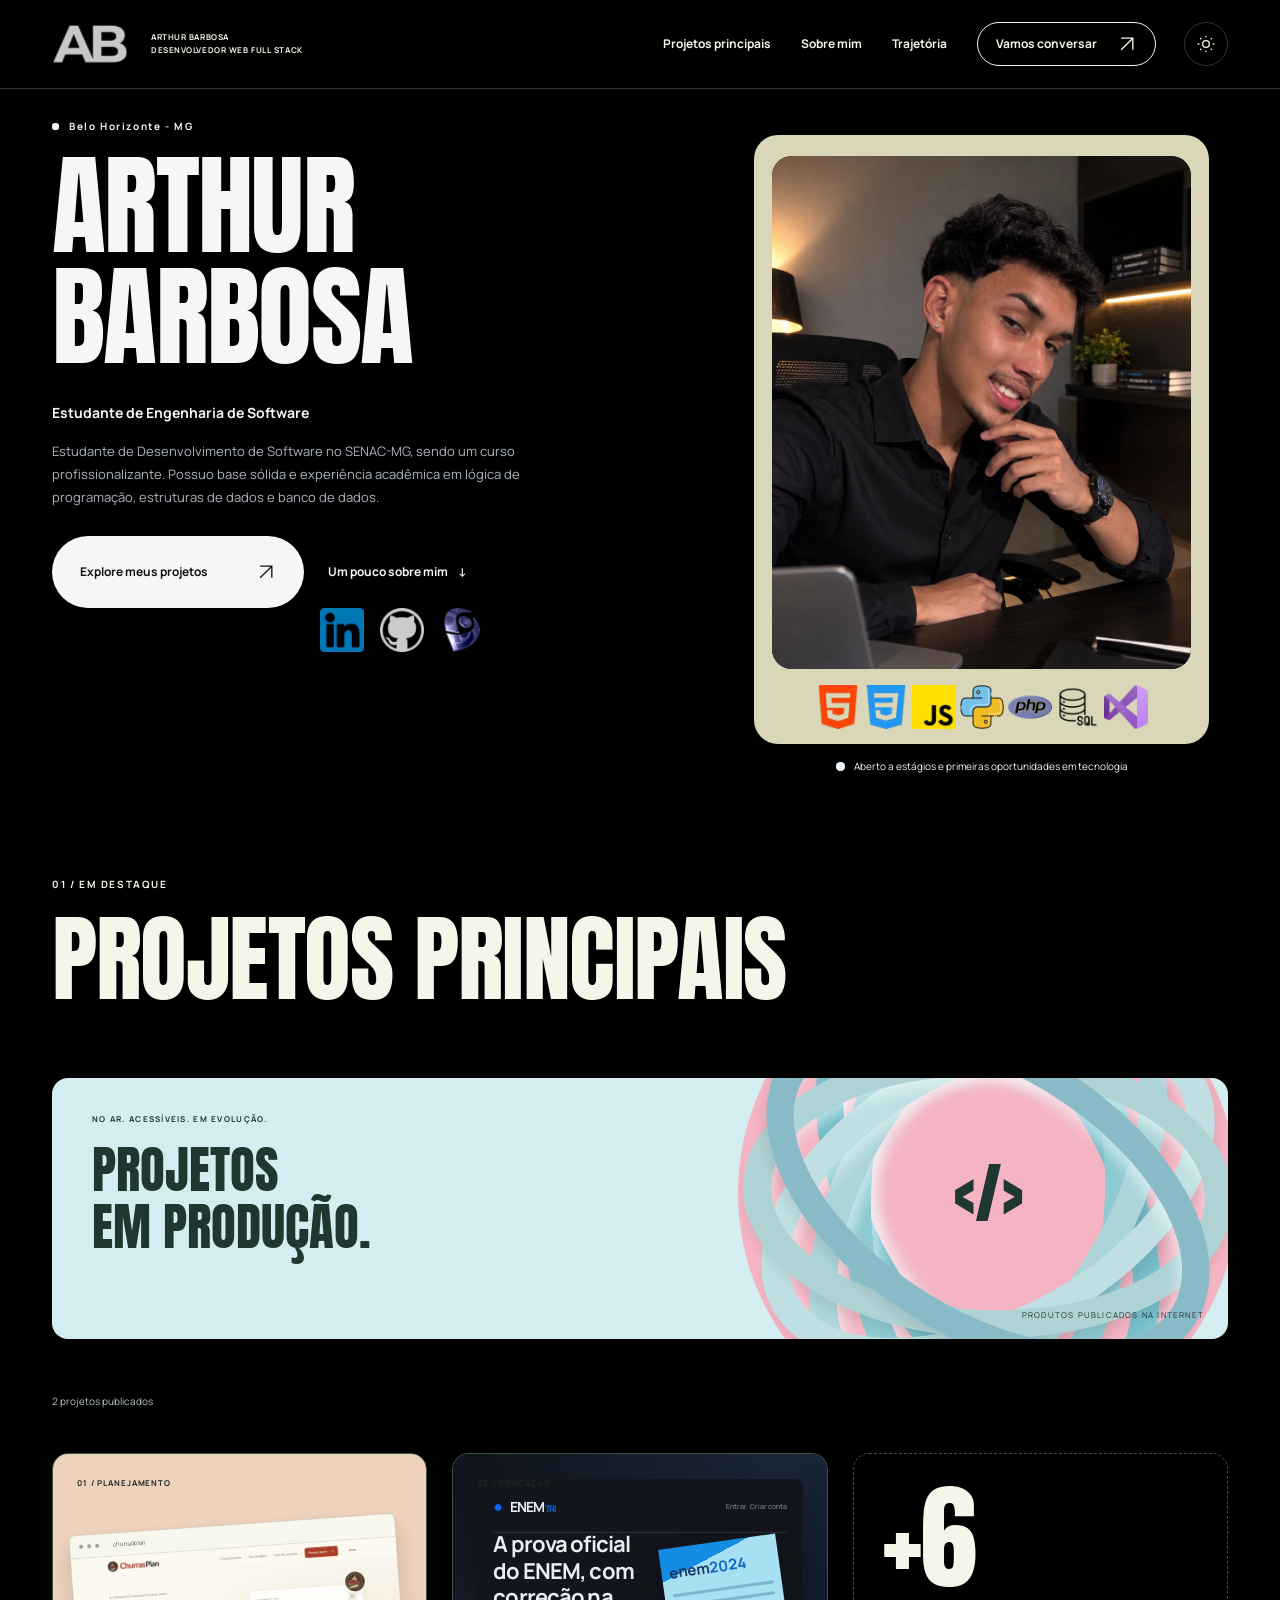
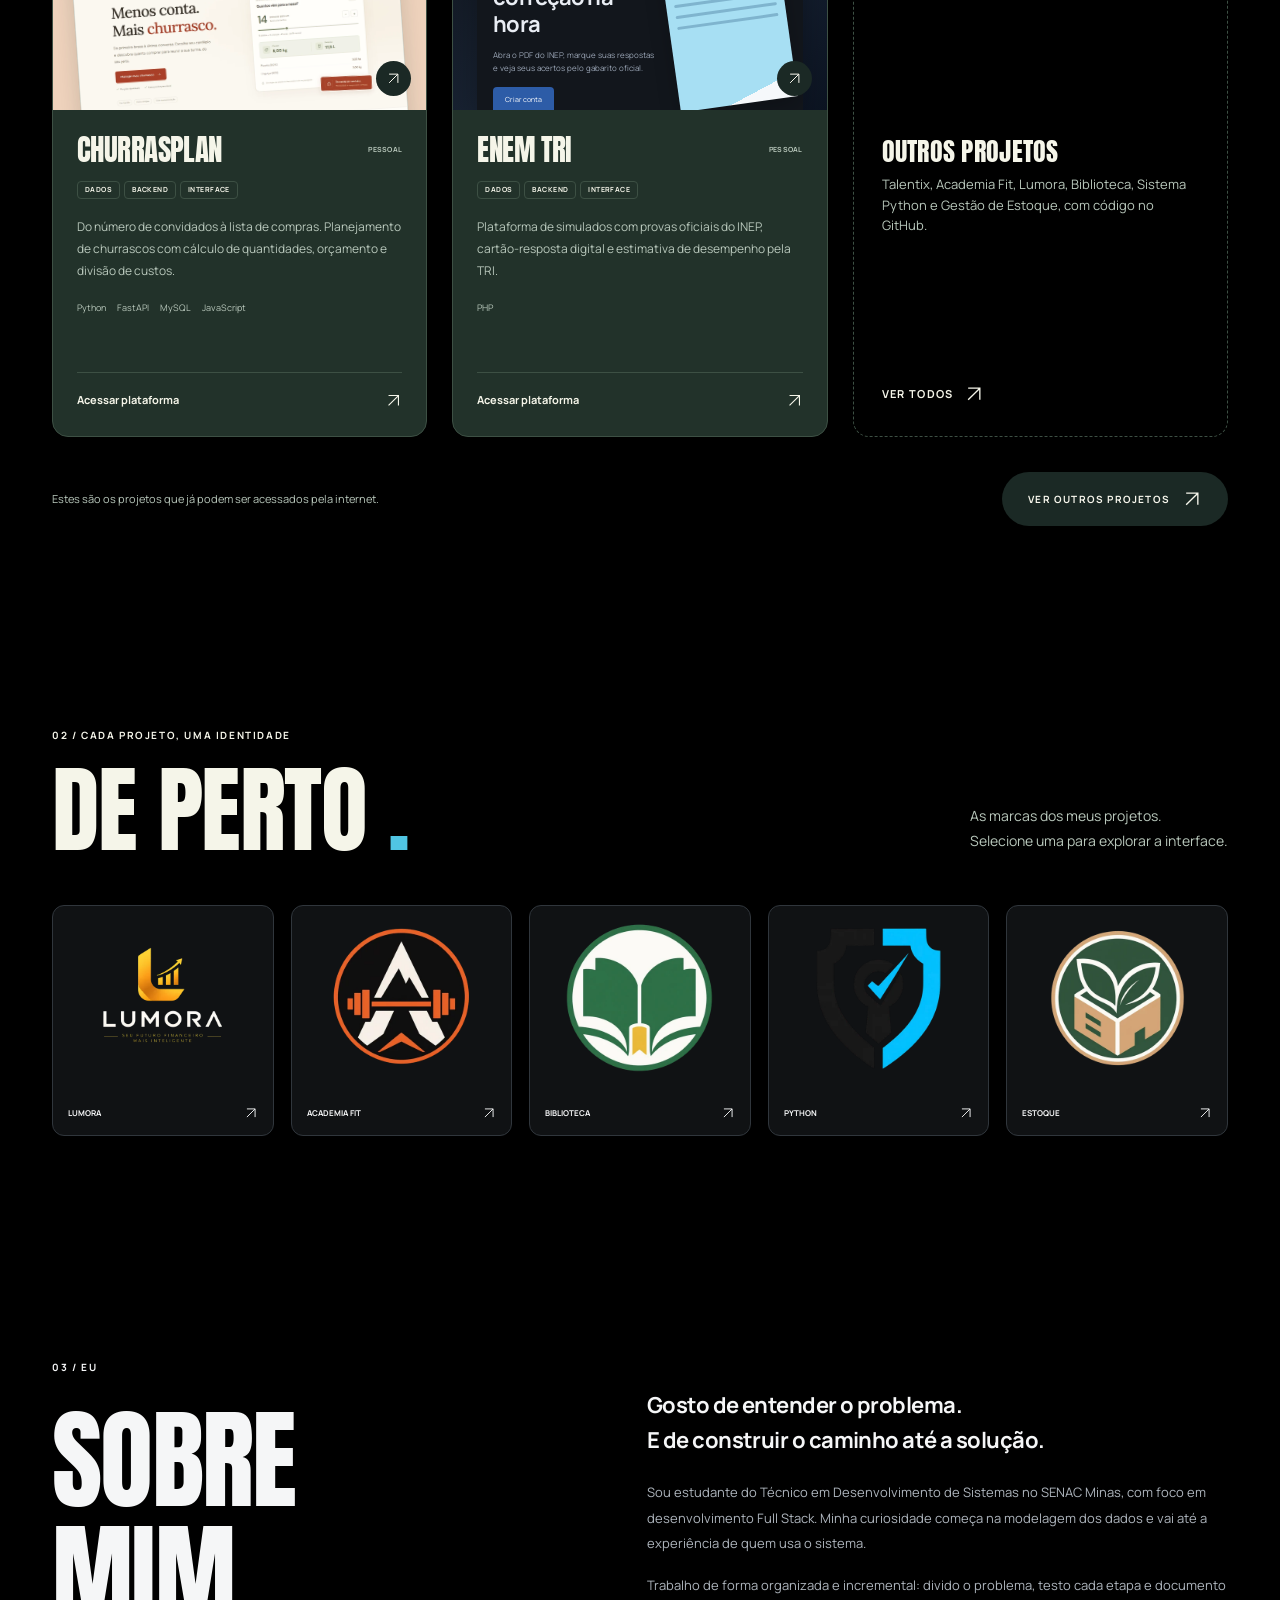
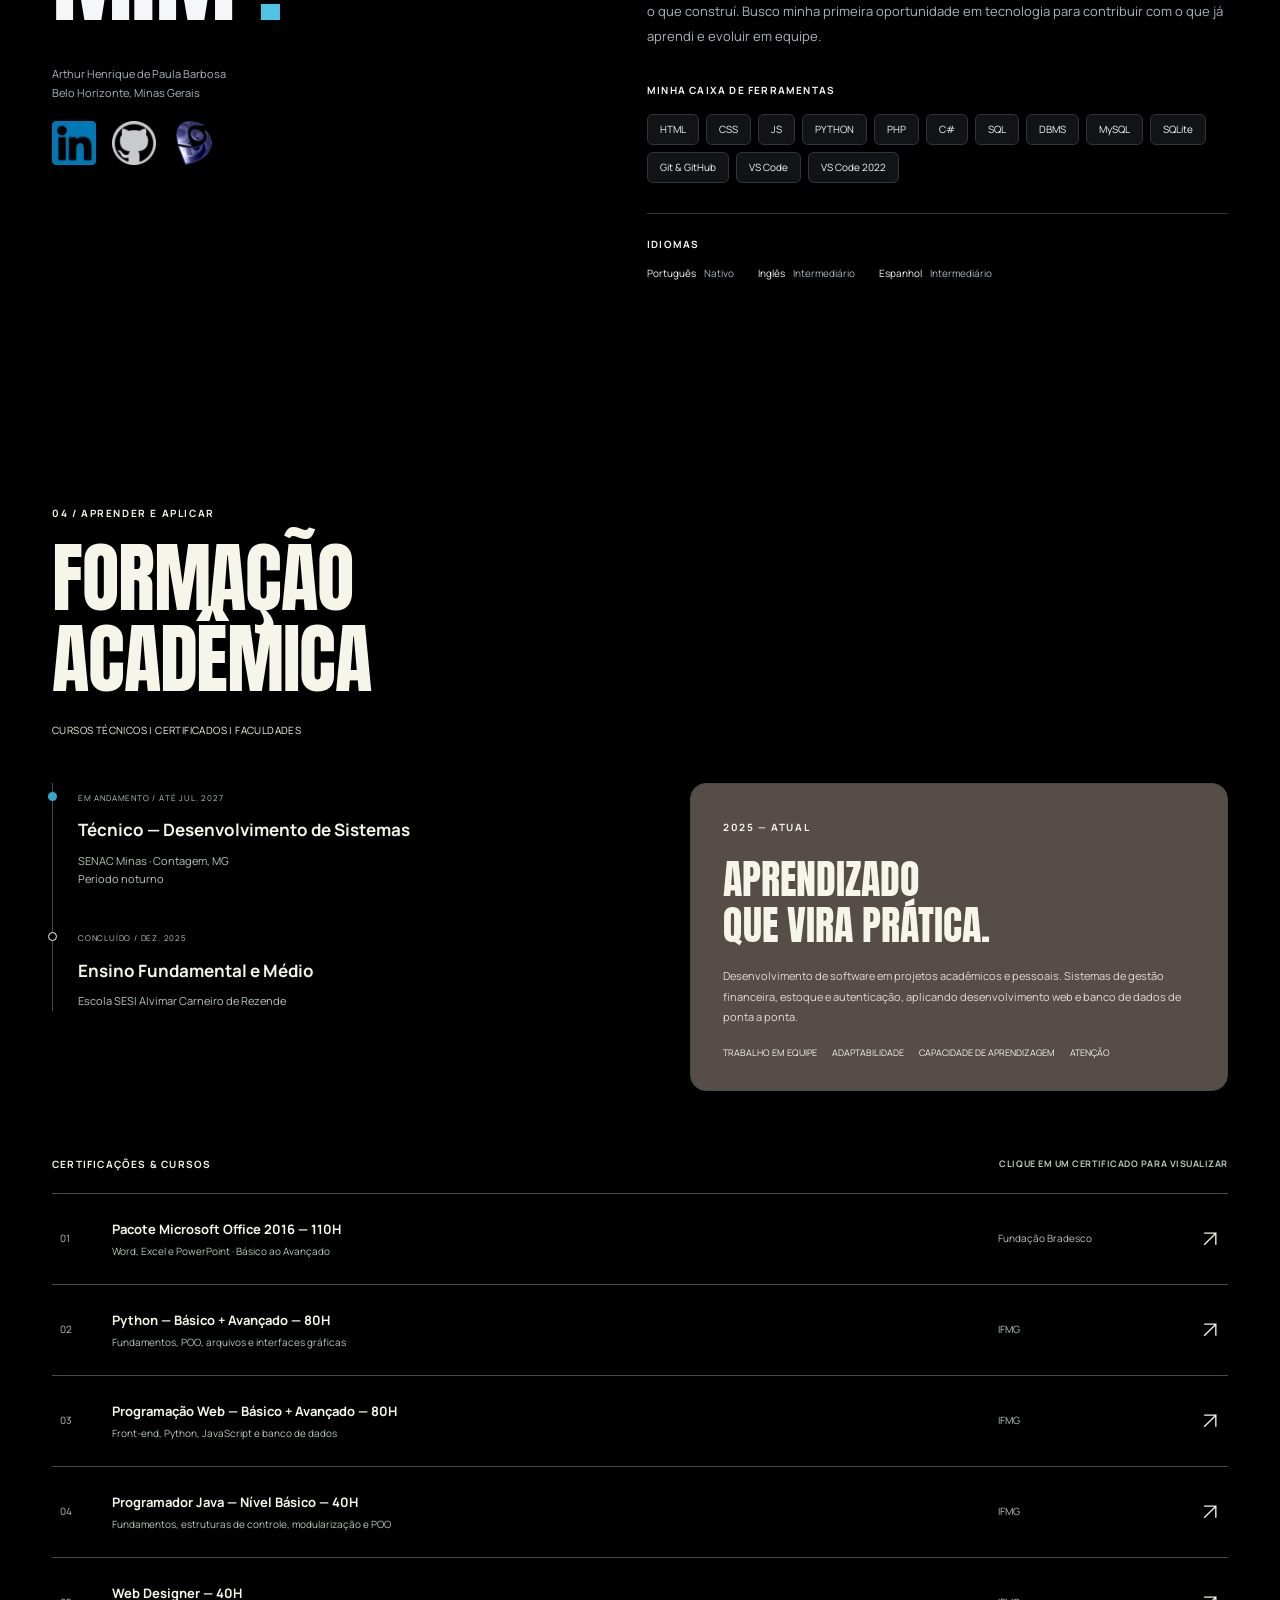
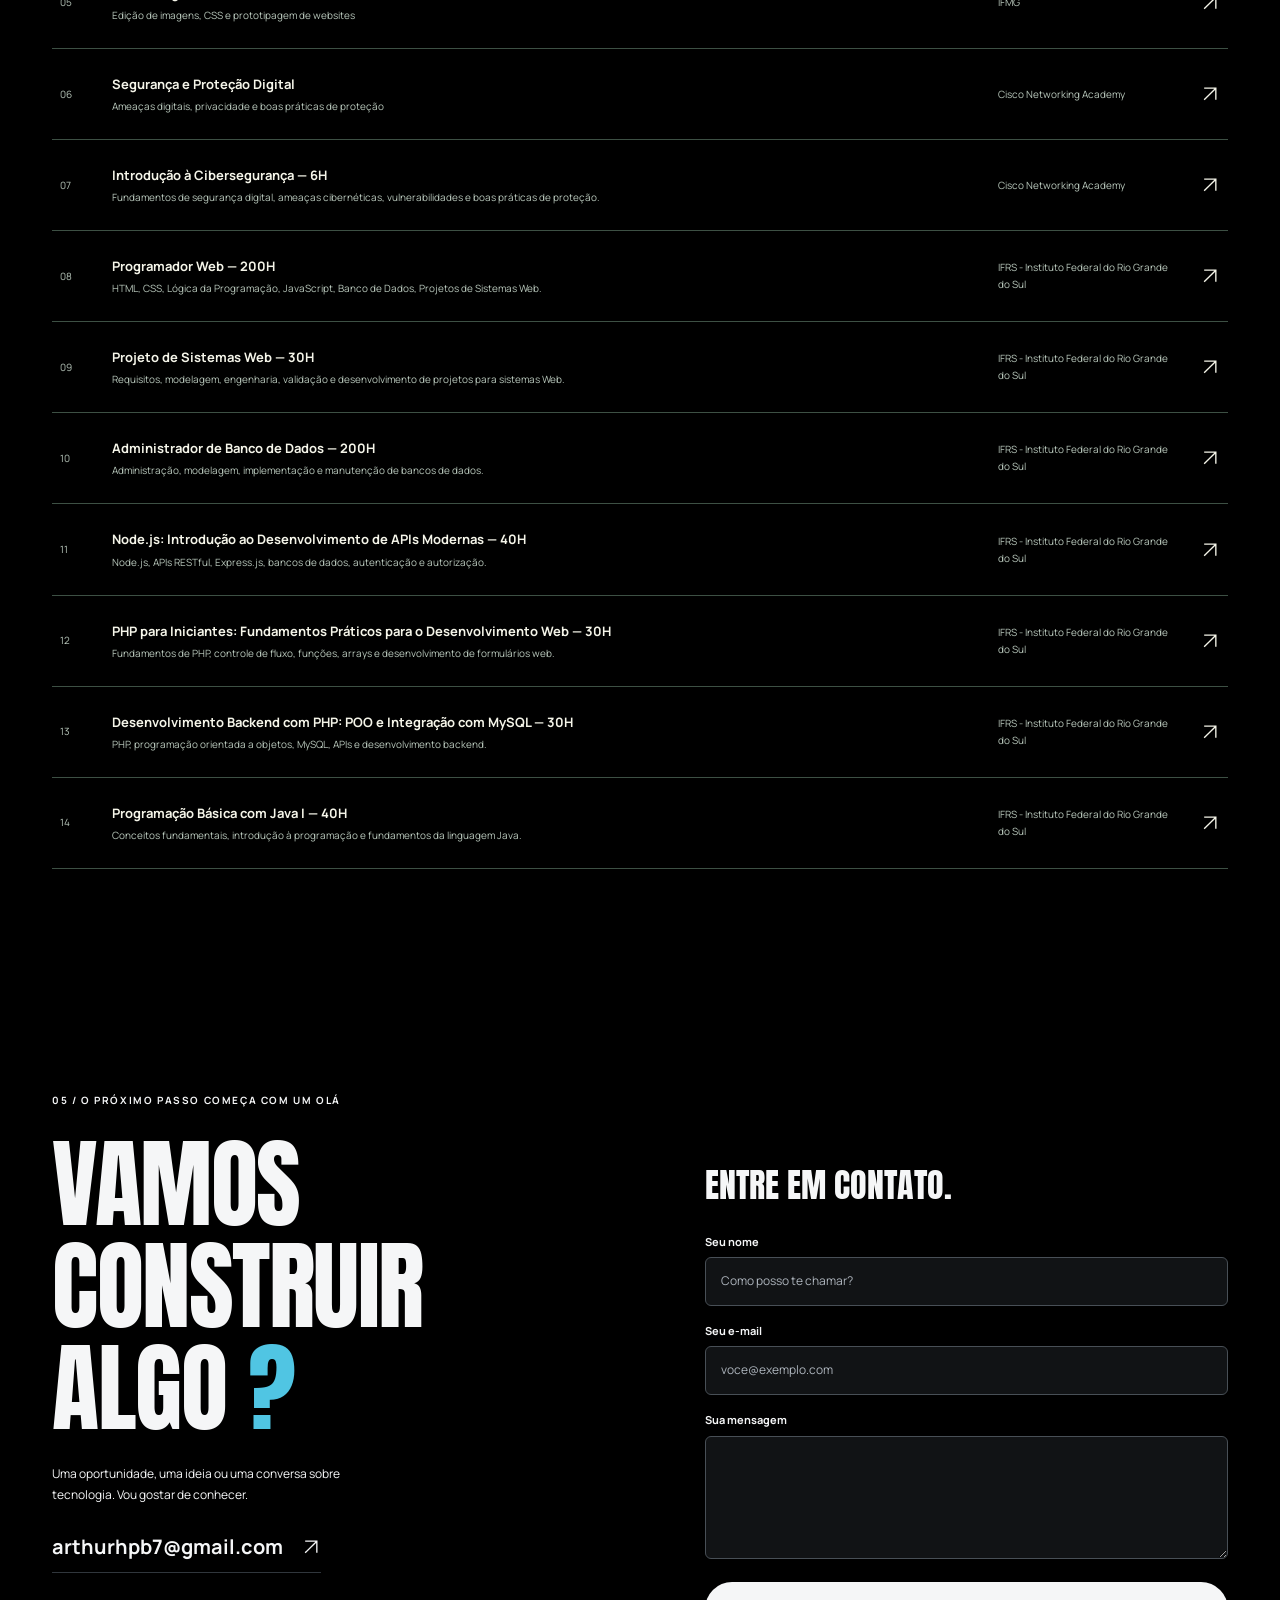
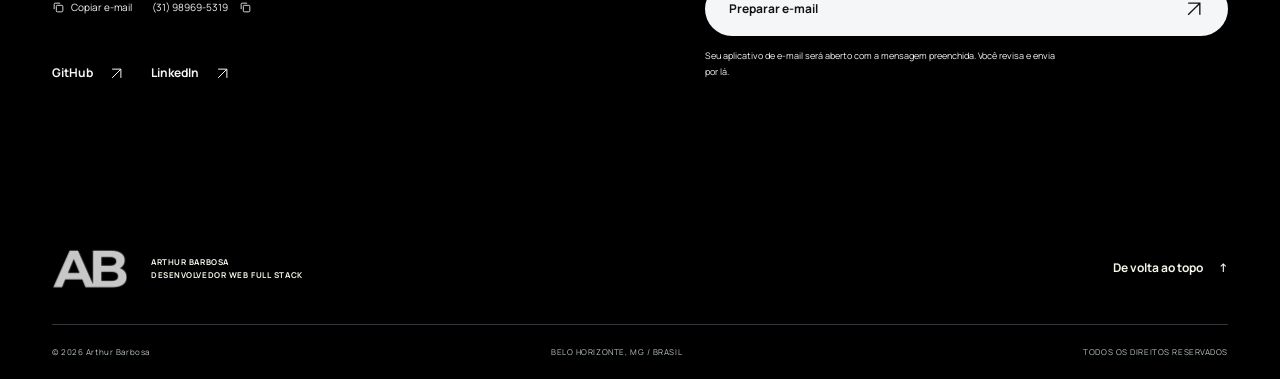
<file: index.html>
<!doctype html>
<html lang="pt-BR">
  <head>
    <meta charset="UTF-8" />
    <meta name="viewport" content="width=device-width, initial-scale=1" />
    <meta name="theme-color" content="#000000" />
    <title>Arthur Barbosa — AH</title>
    <meta
      name="description"
      content="Arthur Barbosa, estudante de Engenharia de Software e Desenvolvimento de Sistemas no SENAC Minas. Conheça meus projetos, formação e experiências com tecnologia."
    />
    <meta property="og:type" content="website" />
    <meta property="og:locale" content="pt_BR" />
    <meta property="og:title" content="Arthur Barbosa — AH" />
    <meta
      property="og:description"
      content="Estudante de Desenvolvimento de Sistemas e desenvolvedor web. Conheça meus projetos com Python, JavaScript e SQL."
    />
    <meta property="og:url" content="https://arthurhenrique-eng.github.io/" />
    <meta
      property="og:image"
      content="https://arthurhenrique-eng.github.io/assets/img/optimized/arthur.webp"
    />
    <meta property="og:image:alt" content="Arthur Henrique de Paula Barbosa" />
    <link rel="canonical" href="https://arthurhenrique-eng.github.io/" />
    <link rel="icon" href="DOCS/iconArthurHenrique-eng.svg" type="image/svg+xml" />
    <link rel="preload" href="assets/fonts/anton-regular.ttf" as="font" type="font/ttf" crossorigin />
    <link rel="preload" href="assets/fonts/manrope-regular.ttf" as="font" type="font/ttf" crossorigin />
    <link rel="stylesheet" href="css/style.css?v=20261122-animacoes" />
  </head>
  <body data-theme="dark">
    <a class="skip-link" href="#conteudo">Pular para o conteúdo</a>
    <svg class="icon-definitions" xmlns="http://www.w3.org/2000/svg" aria-hidden="true">
      <symbol id="arrow-up-right" viewBox="0 0 24 24">
        <path d="M5 19 19 5M5 5h14v14" />
      </symbol>
      <symbol id="copy" viewBox="0 0 24 24">
        <rect x="8" y="8" width="12" height="12" rx="2" />
        <path d="M15 4H6a2 2 0 0 0-2 2v9" />
      </symbol>
      <symbol id="sun" viewBox="0 0 24 24">
        <circle cx="12" cy="12" r="4" />
        <path d="M12 2v2m0 16v2M2 12h2m16 0h2M5 5l1.4 1.4m11.2 11.2L19 19M5 19l1.4-1.4M17.6 6.4 19 5" />
      </symbol>
      <symbol id="moon" viewBox="0 0 24 24">
        <path d="M21 13A9 9 0 0 1 11 3a9 9 0 1 0 10 10Z" />
      </symbol>
    </svg>
    <header class="site-header">
      <nav class="nav container" aria-label="Navegação principal">
        <a class="brand" href="#inicio" aria-label="Arthur Barbosa — início">
          <span class="brand__logo">
            <img src="DOCS/ABLogotipo.webp" width="2000" height="2000" alt="" />
          </span>
          <span class="brand__descriptor">
            ARTHUR BARBOSA
            <br />
            DESENVOLVEDOR WEB FULL STACK
          </span>
        </a>
        <div class="nav__menu" id="navMenu">
          <a href="#projetos">Projetos principais</a>
          <a href="#sobre">Sobre mim</a>
          <a href="#formacao">Trajetória</a>
          <a class="nav__contact" href="#contato">
            Vamos conversar
            <svg class="icon" aria-hidden="true">
              <use href="#arrow-up-right" />
            </svg>
          </a>
        </div>
        <div class="nav__controls">
          <button
            class="theme-toggle"
            id="themeToggle"
            type="button"
            aria-label="Ativar tema claro"
            aria-pressed="true"
            hidden
          >
            <svg class="icon" aria-hidden="true">
              <use href="#moon" />
            </svg>
            <svg class="icon" aria-hidden="true">
              <use href="#sun" />
            </svg>
          </button>
          <button
            class="nav__toggle"
            id="navToggle"
            type="button"
            aria-label="Abrir menu"
            aria-expanded="false"
            aria-controls="navMenu"
            hidden
          >
            <span></span>
            <span></span>
          </button>
        </div>
      </nav>
    </header>
    <main id="conteudo">
      <section class="hero" id="inicio" aria-labelledby="heroTitle">
        <div class="hero__inner container">
          <div class="hero__copy">
            <p class="eyebrow">
              <span class="status-dot" aria-hidden="true"></span>
              Belo Horizonte - MG
            </p>
            <h1 id="heroTitle">
              <span class="hero__line"><span>ARTHUR</span></span>
              <span class="hero__line"><span>BARBOSA</span></span>
            </h1>
            <p class="hero__role">Estudante de Engenharia de Software</p>
            <p class="hero__description">
              Estudante de Desenvolvimento de Software no SENAC-MG, sendo um curso profissionalizante. Possuo base sólida e experiência acadêmica em lógica de programação, estruturas de dados e banco de dados.
            </p>
            <div class="hero__actions">
              <a class="button button--ink" href="#projetos">
                Explore meus projetos
                <svg class="icon" aria-hidden="true">
                  <use href="#arrow-up-right" />
                </svg>
              </a>
              <a class="text-link" href="#sobre">
                Um pouco sobre mim
                <span aria-hidden="true">↓</span>
              </a>
            </div>
            <div class="profile-socials" role="group" aria-label="Perfis profissionais">
              <a
                href="https://www.linkedin.com/in/arthurhenrique-eng/"
                target="_blank"
                rel="noopener noreferrer"
                aria-label="LinkedIn de Arthur Barbosa"
              >
                <img src="DOCS/LINKEDIN.webp" width="44" height="44" alt="" />
              </a>
              <a
                href="https://github.com/ArthurHenrique-eng"
                target="_blank"
                rel="noopener noreferrer"
                aria-label="GitHub de Arthur Barbosa"
              >
                <img src="DOCS/GITHUB.webp" width="44" height="44" alt="" />
              </a>
              <span class="profile-socials__lattes">

                <a href="http://lattes.cnpq.br/7321023170995883" target="_blank" rel="noopener noreferrer" aria-label="Currículo Lattes de Arthur Barbosa">
                <img src="DOCS/lattes.webp" width="37" height="44" alt="" />
                </a>
              </span>
            </div>
          </div>
          <div class="hero__visual">
            <div class="hero__frame">
              <img
                class="hero__portrait"
                src="assets/img/optimized/arthur.webp"
                width="1000"
                height="1333"
                alt="Arthur Barbosa em sua mesa de trabalho"
                fetchpriority="high"
              />
              <ul class="hero__technologies" aria-label="Tecnologias e ferramentas">
                <li>
                  <img src="DOCS/HTML.webp" width="44" height="44" alt="HTML" title="HTML" />
                </li>
                <li>
                  <img src="DOCS/CSS.webp" width="44" height="44" alt="CSS" title="CSS" />
                </li>
                <li>
                  <img src="DOCS/JS.webp" width="44" height="44" alt="JavaScript" title="JavaScript" />
                </li>
                <li>
                  <img src="DOCS/PYTHON.webp" width="44" height="44" alt="Python" title="Python" />
                </li>
                <li>
                  <img src="DOCS/PHP.webp" width="44" height="44" alt="PHP" title="PHP" />
                </li>
                <li>
                  <img src="DOCS/SQL.webp" width="44" height="44" alt="SQL" title="SQL" />
                </li>
                <li>
                  <img
                    src="DOCS/VSCODE2022.webp"
                    width="44"
                    height="44"
                    alt="Visual Studio 2022"
                    title="Visual Studio 2022"
                  />
                </li>
              </ul>
            </div>
            <p class="hero__availability">
              <span class="status-dot" aria-hidden="true"></span>
              Aberto a estágios e primeiras oportunidades em tecnologia
            </p>
          </div>
        </div>
      </section>
      <section id="projetos" class="section projects container" aria-labelledby="projectsTitle">
  <div class="section-heading"><div><p class="eyebrow">01 / EM DESTAQUE</p><h2 class="display-title" id="projectsTitle">PROJETOS PRINCIPAIS</h2></div></div>
  <div class="project-manifesto"><div><p class="eyebrow">NO AR. ACESSÍVEIS. EM EVOLUÇÃO.</p><p>PROJETOS<br>EM PRODUÇÃO.</p></div><div class="orbit-art" aria-hidden="true"><i></i><i></i><i></i><i></i><i></i><i></i><span>&lt;/&gt;</span></div><span class="project-manifesto__label">PRODUTOS PUBLICADOS NA INTERNET</span></div>
  <div class="projects-toolbar"><p id="projectCount">2 projetos publicados</p></div>
  <div class="projects-grid" id="projetosGrid"><article class="project-card" data-categories="web python dados">
            <a
              class="project-cover project-cover--churras"
              href="https://churrasplan.vercel.app"
              target="_blank"
              rel="noopener noreferrer"
              aria-label="Acessar ChurrasPlan"
            >
              <span class="project-cover__index">01 / PLANEJAMENTO</span>
              <div class="browser-frame">
                <div class="browser-frame__bar">
                  <i></i>
                  <i></i>
                  <i></i>
                  <span>churrasplan</span>
                </div>
                <img
                  src="assets/img/optimized/churrasplan.webp"
                  alt="ChurrasPlan — página inicial"
                  loading="lazy"
                  width="1440"
                  height="900"
                />
              </div>
              <span class="project-cover__open">
                <svg class="icon" aria-hidden="true">
                  <use href="#arrow-up-right" />
                </svg>
              </span>
            </a>
            <div class="project-card__body">
              <div class="project-card__heading">
                <h3>CHURRASPLAN</h3>
                <span class="project-type">PESSOAL</span>
              </div>
              <div class="scope" aria-label="Camadas do projeto">
                <span>Dados</span>
                <span>Backend</span>
                <span>Interface</span>
              </div>
              <p>
                Do número de convidados à lista de compras. Planejamento de churrascos com cálculo de quantidades, orçamento e divisão de custos.
              </p>
              <ul class="tags" aria-label="Tecnologias">
                <li>Python</li>
                <li>FastAPI</li>
                <li>MySQL</li>
                <li>JavaScript</li>
              </ul>
              <a
                class="project-link"
                href="https://churrasplan.vercel.app"
                target="_blank"
                rel="noopener noreferrer"
              >
                Acessar plataforma
                <svg class="icon" aria-hidden="true">
                  <use href="#arrow-up-right" />
                </svg>
                
              </a>
            </div>
          </article> <article class="project-card project-card--enemtri" data-categories="web python dados">
  <a class="project-cover project-cover--enemtri" href="https://enemtri.onrender.com" target="_blank" rel="noopener noreferrer" aria-label="Abrir ENEM TRI">
    <span class="project-cover__index">02 / EDUCAÇÃO</span>
    <div class="enemtri-preview" aria-hidden="true">
      <div class="enemtri-preview__top"><span class="enemtri-mark">●</span><strong>ENEM<span>TRI</span></strong><small>Entrar&nbsp;&nbsp; Criar conta</small></div>
      <div class="enemtri-preview__content"><div><b>A prova oficial<br>do ENEM, com<br>correção na hora</b><p>Abra o PDF do INEP, marque suas respostas e veja seus acertos pelo gabarito oficial.</p><span class="enemtri-preview__button">Criar conta</span></div><div class="enemtri-preview__paper"><strong>enem<span>2024</span></strong><i></i><i></i><i></i><i></i></div></div>
    </div>
    <span class="project-cover__open"><svg class="icon" aria-hidden="true"><use href="#arrow-up-right" /></svg></span>
  </a>
  <div class="project-card__body">
    <div class="project-card__heading"><h3>ENEM TRI</h3><span class="project-type">PESSOAL</span></div>
    <div class="scope" aria-label="Camadas do projeto"><span>Dados</span><span>Backend</span><span>Interface</span></div>
    <p>Plataforma de simulados com provas oficiais do INEP, cartão-resposta digital e estimativa de desempenho pela TRI.</p>
    <ul class="tags" aria-label="Tecnologia"><li>PHP</li></ul>
    <a class="project-link" href="https://enemtri.onrender.com" target="_blank" rel="noopener noreferrer">Acessar plataforma <svg class="icon" aria-hidden="true"><use href="#arrow-up-right" /></svg></a>
  </div>
</article>
  <a class="project-card project-card--more" href="projetos.html">
    <span class="project-more__count" aria-hidden="true">+6</span>
    <span class="project-more__text">
      <strong>OUTROS PROJETOS</strong>
      Talentix, Academia Fit, Lumora, Biblioteca, Sistema Python e Gestão de Estoque, com código no GitHub.
    </span>
    <span class="project-more__cta">Ver todos <svg class="icon" aria-hidden="true"><use href="#arrow-up-right" /></svg></span>
  </a></div>
  <div class="projects-bottom"><p>Estes são os projetos que já podem ser acessados pela internet.</p><a class="button button--ink projects-all-button" href="projetos.html">VER OUTROS PROJETOS <svg class="icon" aria-hidden="true"><use href="#arrow-up-right" /></svg></a></div>
</section>
<section id="galeria" class="gallery section" aria-labelledby="galleryTitle">
        <div class="container">
          <div class="section-heading">
            <div>
              <p class="eyebrow">02 / CADA PROJETO, UMA IDENTIDADE</p>
              <h2 class="display-title" id="galleryTitle">
                DE PERTO
                <span class="title-dot">.</span>
              </h2>
            </div>
            <p class="section-intro">
              As marcas dos meus projetos.
              <br />
              Selecione uma para explorar a interface.
            </p>
          </div>
          <div class="gallery__grid">
            <a
              class="gallery__item"
              href="assets/img/optimized/lumora.webp"
              data-gallery-item
              data-title="Lumora App — interface de gestão financeira"
              data-image="assets/img/optimized/lumora.webp"
            >
              <img src="DOCS/marca-lumora.webp" alt="Marca Lumora" width="240" height="200" loading="lazy" />
              <span>
                LUMORA
                <svg class="icon" aria-hidden="true">
                  <use href="#arrow-up-right" />
                </svg>
              </span>
            </a>
            <a
              class="gallery__item"
              href="assets/img/optimized/academia-fit.webp"
              data-gallery-item
              data-title="Academia Fit — página inicial"
              data-image="assets/img/optimized/academia-fit.webp"
            >
              <img src="DOCS/ACADEMIAFIT.webp" alt="Marca Academia Fit" width="240" height="200" loading="lazy" />
              <span>
                ACADEMIA FIT
                <svg class="icon" aria-hidden="true">
                  <use href="#arrow-up-right" />
                </svg>
              </span>
            </a>
            <a
              class="gallery__item"
              href="assets/img/optimized/biblioteca.webp"
              data-gallery-item
              data-title="Sistema Biblioteca — catálogo e gerenciamento"
              data-image="assets/img/optimized/biblioteca.webp"
            >
              <img src="DOCS/BIBLIOTECA.webp" alt="Marca Biblioteca" width="240" height="200" loading="lazy" />
              <span>
                BIBLIOTECA
                <svg class="icon" aria-hidden="true">
                  <use href="#arrow-up-right" />
                </svg>
              </span>
            </a>
            <a
              class="gallery__item"
              href="assets/img/optimized/python.webp"
              data-gallery-item
              data-title="Sistema Python — autenticação de usuários"
              data-image="assets/img/optimized/python.webp"
            >
              <img src="DOCS/SISTEMAPY.webp" alt="Marca Python" width="240" height="200" loading="lazy" />
              <span>
                PYTHON
                <svg class="icon" aria-hidden="true">
                  <use href="#arrow-up-right" />
                </svg>
              </span>
            </a>
            <a
              class="gallery__item"
              href="assets/img/optimized/estoque.webp"
              data-gallery-item
              data-title="Gestão de Estoque — painel de produtos"
              data-image="assets/img/optimized/estoque.webp"
            >
              <img src="DOCS/ESTOQUE.webp" alt="Marca Estoque" width="240" height="200" loading="lazy" />
              <span>
                ESTOQUE
                <svg class="icon" aria-hidden="true">
                  <use href="#arrow-up-right" />
                </svg>
              </span>
            </a>
          </div>
        </div>
      </section>
      <section id="sobre" class="about section" aria-labelledby="aboutTitle">
        <div class="container about__grid">
          <div class="about__heading">
            <p class="eyebrow">03 / EU</p>
            <h2 class="display-title" id="aboutTitle">
              SOBRE
              <br />
              MIM
              <span class="title-dot">.</span>
            </h2>
            <p class="about__full-name">
              Arthur Henrique de Paula Barbosa
              <br />
              Belo Horizonte, Minas Gerais
            </p>
            <div class="profile-socials" role="group" aria-label="Perfis profissionais">
              <a
                href="https://www.linkedin.com/in/arthurhenrique-eng/"
                target="_blank"
                rel="noopener noreferrer"
                aria-label="LinkedIn de Arthur Barbosa"
              >
                <img src="DOCS/LINKEDIN.webp" width="44" height="44" alt="" />
              </a>
              <a
                href="https://github.com/ArthurHenrique-eng"
                target="_blank"
                rel="noopener noreferrer"
                aria-label="GitHub de Arthur Barbosa"
              >
                <img src="DOCS/GITHUB.webp" width="44" height="44" alt="" />
              </a>
              <span class="profile-socials__lattes">
                <a href="http://lattes.cnpq.br/7321023170995883" target="_blank" rel="noopener noreferrer" aria-label="Currículo Lattes de Arthur Barbosa">
                <img src="DOCS/lattes.webp" width="37" height="44" alt="" />
                </a>
              </span>
            </div>
          </div>
          <div class="about__content">
            <h3>
              Gosto de entender o problema.
              <br />
              E de construir o caminho até a solução.
            </h3>
            <p>
              Sou estudante do Técnico em Desenvolvimento de Sistemas no SENAC Minas, com foco em desenvolvimento Full Stack. Minha curiosidade começa na modelagem dos dados e vai até a experiência de quem usa o sistema.
            </p>
            <p>
              Trabalho de forma organizada e incremental: divido o problema, testo cada etapa e documento o que construí. Busco minha primeira oportunidade em tecnologia para contribuir com o que já aprendi e evoluir em equipe.
            </p>
            <div class="skills">
              <h4>MINHA CAIXA DE FERRAMENTAS</h4>
              <ul>
                <li>HTML</li>
                <li>CSS</li>
                <li>JS</li>
                <li>PYTHON</li>
                <li>PHP</li>
                <li>C#</li>
                <li>SQL</li>
                <li>DBMS</li>
                <li>MySQL</li>
                <li>SQLite</li>
                <li>Git &amp; GitHub</li>
                <li>VS Code</li>
                <li>VS Code 2022</li>
              </ul>
            </div>
            <div class="languages">
              <h4>IDIOMAS</h4>
              <p>
                Português
                <span>Nativo</span>
              </p>
              <p>
                Inglês
                <span>Intermediário</span>
              </p>
              <p>
                Espanhol
                <span>Intermediário</span>
              </p>
            </div>
          </div>
        </div>
      </section>
      <section id="formacao" class="section journey container" aria-labelledby="journeyTitle">
        <div class="section-heading">
          <div>
            <p class="eyebrow">04 / APRENDER E APLICAR</p>
            <h2 class="display-title" id="journeyTitle">
              FORMAÇÃO
              <br />
              ACADÊMICA
            </h2>
            <p class="journey__subtitle">CURSOS TÉCNICOS | CERTIFICADOS | FACULDADES</p>
          </div>
        </div>
        <div class="journey__grid">
          <div>
            <ol class="timeline">
              <li>
                <span class="timeline__date">EM ANDAMENTO / ATÉ JUL. 2027</span>
                <h3>Técnico — Desenvolvimento de Sistemas</h3>
                <p>
                  SENAC Minas · Contagem, MG
                  <br />
                  Período noturno
                </p>
              </li>
              <li>
                <span class="timeline__date">CONCLUÍDO / DEZ. 2025</span>
                <h3>Ensino Fundamental e Médio</h3>
                <p>Escola SESI Alvimar Carneiro de Rezende</p>
              </li>
            </ol>
          </div>
          <div id="experiencia" class="experience">
            <span class="eyebrow">2025 — ATUAL</span>
            <h3>
              APRENDIZADO
              <br />
              QUE VIRA PRÁTICA.
            </h3>
            <p>
              Desenvolvimento de software em projetos acadêmicos e pessoais. Sistemas de gestão financeira, estoque e autenticação, aplicando desenvolvimento web e banco de dados de ponta a ponta.
            </p>
            <ul class="soft-skills">
              <li>TRABALHO EM EQUIPE</li>
              <li>ADAPTABILIDADE</li>
              <li>CAPACIDADE DE APRENDIZAGEM</li>
              <li>ATENÇÃO</li>
            </ul>
          </div>
        </div>
        <div id="certificacoes" class="certifications">
          <div class="certifications__heading">
            <h3 class="small-heading">CERTIFICAÇÕES &amp; CURSOS</h3>
            <span class="certifications__hint">Clique em um certificado para visualizar</span>
          </div>
          <div class="certifications__list">
            <button
              class="certificate-card"
              type="button"
              data-certificate-card
              data-title="Pacote Microsoft Office 2016 — 110H"
              data-image="assets/img/certificados/office-2016.webp"
              data-linkedin="https://www.linkedin.com/in/arthurhenrique-eng/details/certifications/"
            >
              <span class="cert-number">01</span>
              <span>
                <strong>Pacote Microsoft Office 2016 — 110H</strong>
                <small>Word, Excel e PowerPoint · Básico ao Avançado</small>
              </span>
              <span class="cert-provider">Fundação Bradesco</span>
              <svg class="icon" aria-hidden="true"><use href="#arrow-up-right" /></svg>
            </button>
            <button
              class="certificate-card"
              type="button"
              data-certificate-card
              data-title="Python — Básico + Avançado — 80H"
              data-image="assets/img/certificados/python-avancado.webp"
              data-linkedin="https://www.linkedin.com/in/arthurhenrique-eng/details/certifications/"
            >
              <span class="cert-number">02</span>
              <span>
                <strong>Python — Básico + Avançado — 80H</strong>
                <small>Fundamentos, POO, arquivos e interfaces gráficas</small>
              </span>
              <span class="cert-provider">IFMG</span>
              <svg class="icon" aria-hidden="true"><use href="#arrow-up-right" /></svg>
            </button>
            <button
              class="certificate-card"
              type="button"
              data-certificate-card
              data-title="Programação Web — Básico + Avançado — 80H"
              data-image="assets/img/certificados/programacao-web-avancado.webp"
              data-linkedin="https://www.linkedin.com/in/arthurhenrique-eng/details/certifications/"
            >
              <span class="cert-number">03</span>
              <span>
                <strong>Programação Web — Básico + Avançado — 80H</strong>
                <small>Front-end, Python, JavaScript e banco de dados</small>
              </span>
              <span class="cert-provider">IFMG</span>
              <svg class="icon" aria-hidden="true"><use href="#arrow-up-right" /></svg>
            </button>
            <button
              class="certificate-card"
              type="button"
              data-certificate-card
              data-title="Programador Java — Nível Básico — 40H"
              data-image="assets/img/certificados/java-basico.webp"
              data-linkedin="https://www.linkedin.com/in/arthurhenrique-eng/details/certifications/"
            >
              <span class="cert-number">04</span>
              <span>
                <strong>Programador Java — Nível Básico — 40H</strong>
                <small>Fundamentos, estruturas de controle, modularização e POO</small>
              </span>
              <span class="cert-provider">IFMG</span>
              <svg class="icon" aria-hidden="true"><use href="#arrow-up-right" /></svg>
            </button>
            <button
              class="certificate-card"
              type="button"
              data-certificate-card
              data-title="Web Designer — 40H"
              data-image="assets/img/certificados/web-designer.webp"
              data-linkedin="https://www.linkedin.com/in/arthurhenrique-eng/details/certifications/"
            >
              <span class="cert-number">05</span>
              <span>
                <strong>Web Designer — 40H</strong>
                <small>Edição de imagens, CSS e prototipagem de websites</small>
              </span>
              <span class="cert-provider">IFMG</span>
              <svg class="icon" aria-hidden="true"><use href="#arrow-up-right" /></svg>
            </button>
            <button
              class="certificate-card"
              type="button"
              data-certificate-card
              data-title="Segurança e Proteção Digital"
              data-image="assets/img/certificados/seguranca-digital.webp"
              data-linkedin="https://www.linkedin.com/in/arthurhenrique-eng/details/certifications/"
            >
              <span class="cert-number">06</span>
              <span>
                <strong>Segurança e Proteção Digital</strong>
                <small>Ameaças digitais, privacidade e boas práticas de proteção</small>
              </span>
              <span class="cert-provider">Cisco Networking Academy</span>
              <svg class="icon" aria-hidden="true"><use href="#arrow-up-right" /></svg>
            </button>

            <button
              class="certificate-card"
              type="button"
              data-certificate-card
              data-title="Introdução à Cibersegurança — 6H"
              data-image="assets/img/certificados/cybersecurity-basico-6h.webp"
              data-linkedin="https://www.linkedin.com/in/arthurhenrique-eng/overlay/Certifications/2059045304/treasury/?profileId=ACoAAFwcKFUB05XuIE0lOlItqPqsEmttSGcpU8s"
            >
              <span class="cert-number">07</span>
              <span>
                <strong>Introdução à Cibersegurança — 6H</strong>
                <small> Fundamentos de segurança digital, ameaças cibernéticas, vulnerabilidades e boas práticas de proteção.</small>
              </span>
              <span class="cert-provider">Cisco Networking Academy</span>
                <svg class="icon" aria-hidden="true">
                  <use href="#arrow-up-right" />
                </svg>
            </button>

            <button
                class="certificate-card"
                type="button"
                data-certificate-card
                 data-title="Programador Web — 200H"
                 data-image="assets/img/certificados/programador-web.webp"
                 data-linkedin="https://www.linkedin.com/in/arthurhenrique-eng/details/certifications/"
            >
              <span class="cert-number">08</span>
              <span>
                <strong>Programador Web — 200H</strong>
                <small>HTML, CSS, Lógica da Programação, JavaScript, Banco de Dados, Projetos de Sistemas Web.</small>
               </span>
              <span class="cert-provider">IFRS - Instituto Federal do Rio Grande do Sul</span>
                <svg class="icon" aria-hidden="true"><use href="#arrow-up-right" /></svg>
            </button>

            <button
              class="certificate-card"
              type="button"
              data-certificate-card
              data-title="Projeto de Sistemas Web — 30H"
              data-image="assets/img/certificados/sistemas-web-avancado-30h.webp"
              data-linkedin="https://www.linkedin.com/in/arthurhenrique-eng/details/certifications/"
            >
              <span class="cert-number">09</span>
              <span>
                <strong>Projeto de Sistemas Web — 30H</strong>
                <small>Requisitos, modelagem, engenharia, validação e desenvolvimento de projetos para sistemas Web.</small>
              </span>
              <span class="cert-provider">IFRS - Instituto Federal do Rio Grande do Sul</span>
                <svg class="icon" aria-hidden="true"><use href="#arrow-up-right" /></svg>
            </button>

            <button
                class="certificate-card"
                type="button"
                data-certificate-card
                 data-title="Administrador de Banco de Dados — 200H"
                 data-image="assets/img/certificados/administrador-de-banco-de-dados.webp"
                 data-linkedin="https://www.linkedin.com/in/arthurhenrique-eng/details/certifications/"
            >
              <span class="cert-number">10</span>
              <span>
                <strong>Administrador de Banco de Dados — 200H</strong>
                <small>Administração, modelagem, implementação e manutenção de bancos de dados.</small>
               </span>
              <span class="cert-provider">IFRS - Instituto Federal do Rio Grande do Sul</span>
                <svg class="icon" aria-hidden="true"><use href="#arrow-up-right" /></svg>
            </button>

          
            <button
              class="certificate-card"
              type="button"
              data-certificate-card
              data-title="Node.js: Introdução ao Desenvolvimento de APIs Modernas — 40H"
              data-image="assets/img/certificados/nodejs-basico-40h.webp"
              data-linkedin="https://www.linkedin.com/in/arthurhenrique-eng/details/certifications/"
            >
              <span class="cert-number">11</span>
              <span>
                <strong>Node.js: Introdução ao Desenvolvimento de APIs Modernas — 40H</strong>
                  <small>Node.js, APIs RESTful, Express.js, bancos de dados, autenticação e autorização.</small>
              </span>
              <span class="cert-provider">IFRS - Instituto Federal do Rio Grande do Sul</span>
                <svg class="icon" aria-hidden="true"><use href="#arrow-up-right" /></svg>
            </button>


            <button
              class="certificate-card"
              type="button"
              data-certificate-card
              data-title="PHP para Iniciantes: Fundamentos Práticos para o Desenvolvimento Web — 30H"
              data-image="assets/img/certificados/php-basico-30h.webp"
              data-linkedin="https://www.linkedin.com/in/arthurhenrique-eng/details/certifications/"
            >
              <span class="cert-number">12</span>
              <span>
                <strong>PHP para Iniciantes: Fundamentos Práticos para o Desenvolvimento Web — 30H</strong>
                <small>Fundamentos de PHP, controle de fluxo, funções, arrays e desenvolvimento de formulários web.</small>
              </span>
              <span class="cert-provider">IFRS - Instituto Federal do Rio Grande do Sul</span>
                <svg class="icon" aria-hidden="true"><use href="#arrow-up-right" /></svg>
            </button>


            <button
              class="certificate-card"
              type="button"
              data-certificate-card
              data-title="Desenvolvimento Backend com PHP: POO e Integração com MySQL — 30H"
              data-image="assets/img/certificados/php-intermediario-30h.webp"
              data-linkedin="https://www.linkedin.com/in/arthurhenrique-eng/details/certifications/"
            >
            <span class="cert-number">13</span>
            <span>
              <strong>Desenvolvimento Backend com PHP: POO e Integração com MySQL — 30H</strong>
              <small>PHP, programação orientada a objetos, MySQL, APIs e desenvolvimento backend.</small>
            </span>
            <span class="cert-provider">IFRS - Instituto Federal do Rio Grande do Sul</span>
              <svg class="icon" aria-hidden="true"><use href="#arrow-up-right" /></svg>
            </button>

        
            <button
              class="certificate-card"
              type="button"
              data-certificate-card
              data-title="Programação Básica com Java I — 40H"
              data-image="assets/img/certificados/java-i-basico-40h.webp"
              data-linkedin="https://www.linkedin.com/in/arthurhenrique-eng/details/certifications/"
            >
              <span class="cert-number">14</span>
              <span>
                <strong>Programação Básica com Java I — 40H</strong>
                <small>Conceitos fundamentais, introdução à programação e fundamentos da linguagem Java.</small>
              </span>
              <span class="cert-provider">IFRS - Instituto Federal do Rio Grande do Sul</span>
                <svg class="icon" aria-hidden="true"><use href="#arrow-up-right" /></svg>
            </button>

          <!--
              // MODELO PARA ADICIONAR UM NOVO CURSO NO FUTURO:
              // <button
              //   class="certificate-card"
              //   type="button"
              //   data-certificate-card
              //   data-title="NOME DO CURSO — 00H"
              //   data-image="assets/img/certificados/NOME-DO-CERTIFICADO.webp"
              //   data-linkedin="LINK_DO_CERTIFICADO_OU_LINKEDIN"
              // >
              //   <span class="cert-number">15</span>
              //   <span>
              //     <strong>NOME DO CURSO — 00H</strong>
              //     <small>DESCRIÇÃO CURTA DO CONTEÚDO</small>
              //   </span>
              //   <span class="cert-provider">INSTITUIÇÃO</span>
              //   <svg class="icon" aria-hidden="true"><use href="#arrow-up-right" /></svg>
              // </button>
            -->
              
          </div>
        </div>
      </section>
      <section id="contato" class="contact section" aria-labelledby="contactTitle">
        <div class="container contact__grid">
          <div class="contact__copy">
            <p class="eyebrow">05 / O PRÓXIMO PASSO COMEÇA COM UM OLÁ</p>
            <h2 class="display-title" id="contactTitle">
              VAMOS
              <br />
              CONSTRUIR
              <br />
              ALGO
              <span>?</span>
            </h2>
            <p>Uma oportunidade, uma ideia ou uma conversa sobre tecnologia. Vou gostar de conhecer.</p>
            <a class="contact__email" href="mailto:arthurhpb7@gmail.com" id="emailTexto">
              arthurhpb7@gmail.com
              <svg class="icon" aria-hidden="true">
                <use href="#arrow-up-right" />
              </svg>
            </a>
            <div class="contact__tools">
              <button
                class="copy-button"
                id="copiarEmail"
                data-copy="arthurhpb7@gmail.com"
                data-copy-label="E-mail"
                type="button"
                hidden
              >
                <svg class="icon" aria-hidden="true">
                  <use href="#copy" />
                </svg>
                Copiar e-mail
              </button>
              <a href="tel:+5531989695319" id="telefoneTexto">(31) 98969-5319</a>
              <button
                class="copy-button copy-button--icon"
                id="copiarTelefone"
                data-copy="(31) 98969-5319"
                data-copy-label="Telefone"
                type="button"
                aria-label="Copiar telefone"
                hidden
              >
                <svg class="icon" aria-hidden="true">
                  <use href="#copy" />
                </svg>
              </button>
            </div>
            <div class="contact__socials">
              <a href="https://github.com/ArthurHenrique-eng" target="_blank" rel="noopener noreferrer">
                GitHub
                <svg class="icon" aria-hidden="true">
                  <use href="#arrow-up-right" />
                </svg>
              </a>
              <a href="https://www.linkedin.com/in/arthurhenrique-eng/" target="_blank" rel="noopener noreferrer">
                LinkedIn
                <svg class="icon" aria-hidden="true">
                  <use href="#arrow-up-right" />
                </svg>
              </a>
            </div>
          </div>
          <div class="contact__form-wrap">
            <form id="contactForm" hidden>
              <h3>ENTRE EM CONTATO.</h3>
              <label for="contactName">Seu nome</label>
              <input
                id="contactName"
                name="name"
                type="text"
                autocomplete="name"
                placeholder="Como posso te chamar?"
                required
                minlength="2"
                maxlength="100"
              />
              <label for="contactEmail">Seu e-mail</label>
              <input
                id="contactEmail"
                name="email"
                type="email"
                autocomplete="email"
                placeholder="voce@exemplo.com"
                required
                maxlength="180"
              />
              <label for="contactMessage">Sua mensagem</label>
              <textarea
                id="contactMessage"
                name="message"
                rows="4"
                placeholder="Vamos conversar sobre…"
                required
                minlength="10"
                maxlength="1500"
              >
              </textarea>
              <button class="button button--ink" type="submit">
                Preparar e-mail
                <svg class="icon" aria-hidden="true">
                  <use href="#arrow-up-right" />
                </svg>
              </button>
              <p class="form-note">
                Seu aplicativo de e-mail será aberto com a mensagem preenchida. Você revisa e envia por lá.
              </p>
              <p class="form-status" id="formStatus" role="status"></p>
            </form>
            <noscript>
              <p>
                Vamos conversar?
                <a href="mailto:arthurhpb7@gmail.com">Envie um e-mail para arthurhpb7@gmail.com.</a>
              </p>
            </noscript>
          </div>
        </div>
      </section>
    </main>
    <footer class="site-footer">
      <div class="container footer__top">
        <a class="brand" href="#inicio" aria-label="Arthur Barbosa — voltar ao início">
          <span class="brand__logo">
            <img src="DOCS/ABLogotipo.webp" width="2000" height="2000" alt="" />
          </span>
          <span class="brand__descriptor">
            ARTHUR BARBOSA
            <br />
            DESENVOLVEDOR WEB FULL STACK
          </span>
        </a>
        <a class="text-link" href="#inicio">
          De volta ao topo
          <span aria-hidden="true">↑</span>
        </a>
      </div>
      <div class="container footer__bottom">
        <span>
          ©
          <span id="anoAtual">2026</span>
          Arthur Barbosa
        </span>
        <span>BELO HORIZONTE, MG / BRASIL</span>
        <span>TODOS OS DIREITOS RESERVADOS</span>
      </div>
    </footer>
    <dialog class="lightbox" id="lightbox" aria-labelledby="lightboxCaption">
      <div class="lightbox__toolbar">
        <span id="lightboxCounter"></span>
        <button id="lightboxFechar" type="button" aria-label="Fechar visualização" autofocus>
          <svg class="icon" viewBox="0 0 24 24" aria-hidden="true">
            <path d="m6 6 12 12M18 6 6 18" />
          </svg>
        </button>
      </div>
      <figure class="lightbox__figure">
        <img id="lightboxImage" alt="" />
        <figcaption id="lightboxCaption" aria-live="polite"></figcaption>
      </figure>
      <p id="lightboxError" role="status" hidden>
        Não foi possível carregar esta imagem.
        <a id="lightboxOriginal" href="#">Abrir imagem original</a>
      </p>
      <div class="lightbox__navigation">
        <button type="button" id="lightboxAnterior" aria-label="Imagem anterior">
          ←
          <span>Anterior</span>
        </button>
        <span>Use as setas do teclado para navegar</span>
        <button type="button" id="lightboxProximo" aria-label="Próxima imagem">
          <span>Próxima</span>
          →
        </button>
      </div>
    </dialog>
    <dialog class="certificate-modal" id="certificateModal" aria-labelledby="certificateModalTitle">
      <div class="certificate-modal__toolbar">
        <div>
          <span class="eyebrow">CERTIFICADO</span>
          <h2 id="certificateModalTitle"></h2>
        </div>
        <button id="certificateModalClose" type="button" aria-label="Fechar certificado" autofocus>
          <svg class="icon" viewBox="0 0 24 24" aria-hidden="true">
            <path d="m6 6 12 12M18 6 6 18" />
          </svg>
        </button>
      </div>
      <div class="certificate-modal__preview">
        <span class="certificate-modal__loading" id="certificateModalLoading">Carregando certificado…</span>
        <img id="certificateModalImage" alt="" hidden />
        <p id="certificateModalError" role="status" hidden>Não foi possível carregar a imagem deste certificado.</p>
      </div>
      <div class="certificate-modal__actions">
        <p id="certificateModalStatus">O LinkedIn será liberado depois que a imagem do certificado carregar.</p>
        <a
          id="certificateLinkedInButton"
          class="button button--ink certificate-modal__linkedin is-disabled"
          href="#"
          target="_blank"
          rel="noopener noreferrer"
          aria-disabled="true"
          tabindex="-1"
        >
          Abrir no LinkedIn
          <svg class="icon" aria-hidden="true"><use href="#arrow-up-right" /></svg>
        </a>
      </div>
    </dialog>
    <p class="toast" id="toast" role="status" aria-live="polite"></p>
    <script src="js/script.js?v=20261122-animacoes"></script>
  </body>
</html>
</file>
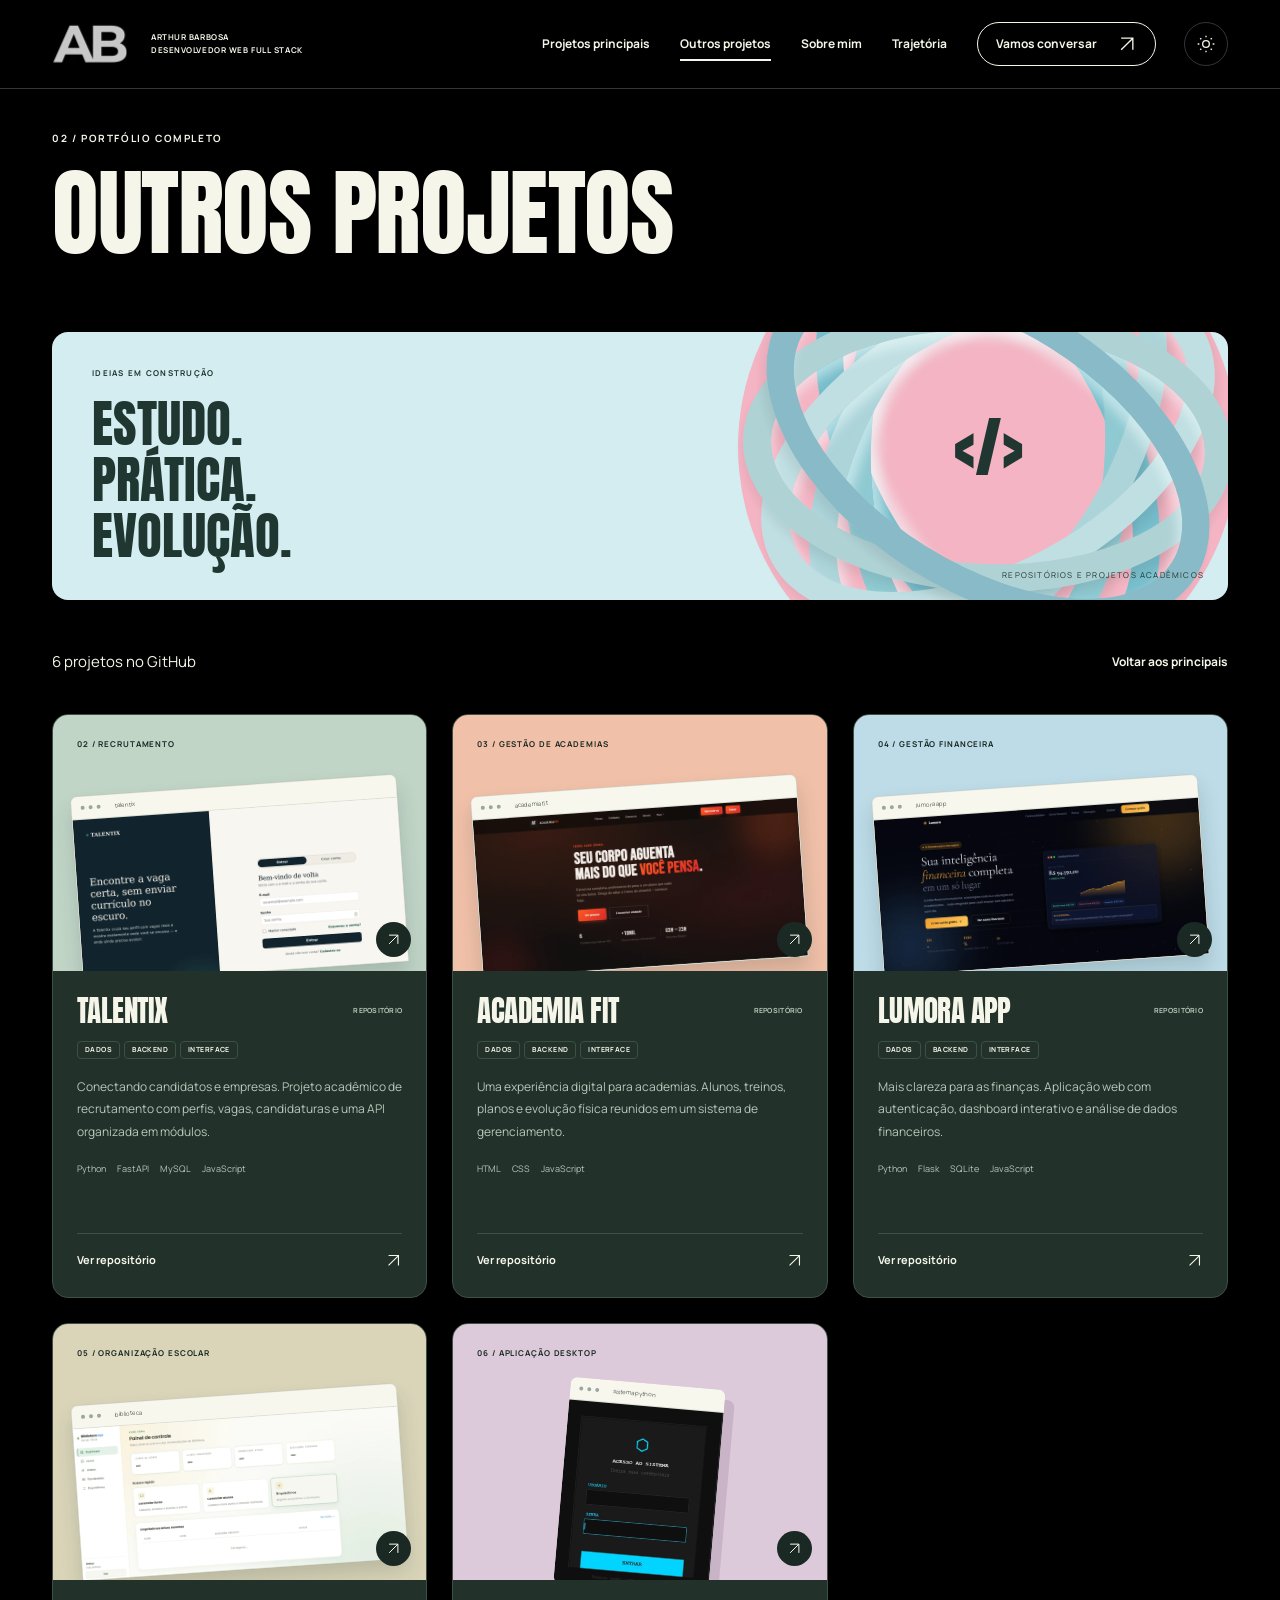
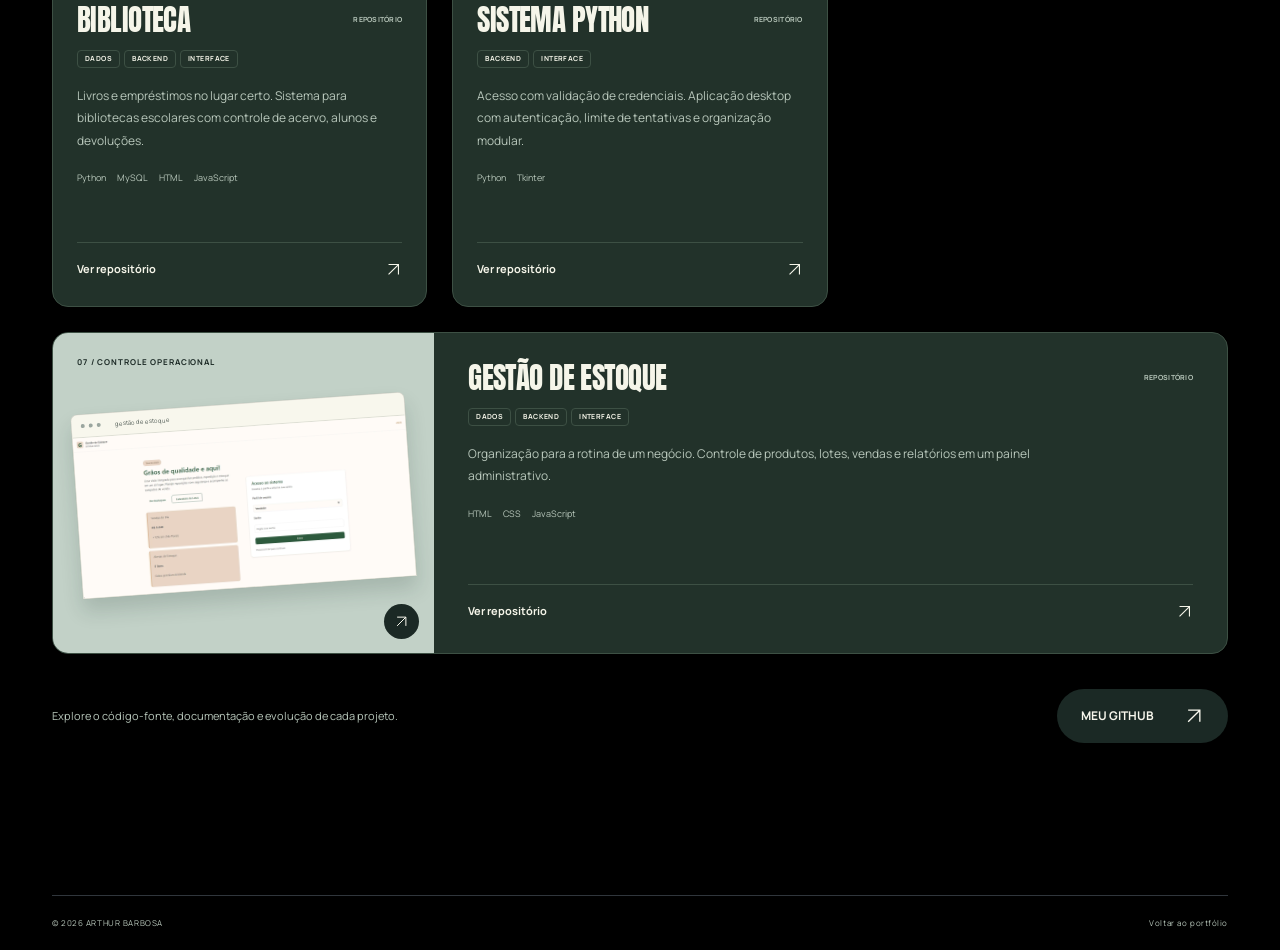
<file: projetos.html>
<!doctype html>
<html lang="pt-BR"><head><meta charset="UTF-8"><meta name="viewport" content="width=device-width, initial-scale=1"><meta name="theme-color" content="#000000"><title>Outros projetos — Arthur Barbosa</title><meta name="description" content="Projetos acadêmicos e pessoais de Arthur Barbosa, com acesso aos respectivos repositórios no GitHub."><link rel="icon" href="DOCS/iconArthurHenrique-eng.svg" type="image/svg+xml"><link rel="stylesheet" href="css/style.css?v=20261122-animacoes"></head>
<body data-theme="dark"><a class="skip-link" href="#conteudo">Pular para o conteúdo</a>
<svg class="icon-definitions" xmlns="http://www.w3.org/2000/svg" aria-hidden="true"><symbol id="arrow-up-right" viewBox="0 0 24 24"><path d="M5 19 19 5M5 5h14v14"/></symbol><symbol id="sun" viewBox="0 0 24 24"><circle cx="12" cy="12" r="4"/><path d="M12 2v2m0 16v2M2 12h2m16 0h2M5 5l1.4 1.4m11.2 11.2L19 19M5 19l1.4-1.4M17.6 6.4 19 5"/></symbol><symbol id="moon" viewBox="0 0 24 24"><path d="M21 13A9 9 0 0 1 11 3a9 9 0 1 0 10 10Z"/></symbol></svg>
<header class="site-header"><nav class="nav container" aria-label="Navegação principal"><a class="brand" href="index.html#inicio"><span class="brand__logo"><img src="DOCS/ABLogotipo.webp" width="2000" height="2000" alt=""></span><span class="brand__descriptor">ARTHUR BARBOSA<br>DESENVOLVEDOR WEB FULL STACK</span></a><div class="nav__menu" id="navMenu"><a href="index.html#projetos">Projetos principais</a><a href="projetos.html" aria-current="page">Outros projetos</a><a href="index.html#sobre">Sobre mim</a><a href="index.html#formacao">Trajetória</a><a class="nav__contact" href="index.html#contato">Vamos conversar <svg class="icon"><use href="#arrow-up-right"/></svg></a></div><div class="nav__controls"><button class="theme-toggle" id="themeToggle" type="button" aria-label="Ativar tema claro" aria-pressed="true"><svg class="icon"><use href="#moon"/></svg><svg class="icon"><use href="#sun"/></svg></button></div></nav></header>
<main id="conteudo"><section class="section projects container" aria-labelledby="projectsTitle"><div class="section-heading"><div><p class="eyebrow">02 / PORTFÓLIO COMPLETO</p><h1 class="display-title" id="projectsTitle">OUTROS PROJETOS</h1></div></div><div class="project-manifesto"><div><p class="eyebrow">IDEIAS EM CONSTRUÇÃO</p><p>ESTUDO.<br>PRÁTICA.<br>EVOLUÇÃO.</p></div><div class="orbit-art" aria-hidden="true"><i></i><i></i><i></i><i></i><i></i><i></i><span>&lt;/&gt;</span></div><span class="project-manifesto__label">REPOSITÓRIOS E PROJETOS ACADÊMICOS</span></div><div class="projects-toolbar"><p>6 projetos no GitHub</p><a class="text-link" href="index.html#projetos">Voltar aos principais</a></div><div class="projects-grid"><article class="project-card" data-categories="web python dados">
            <a
              class="project-cover project-cover--talentix"
              href="assets/img/optimized/talentix.webp"
              data-gallery-item
              data-title="Talentix — acesso de candidatos e empresas"
              data-image="assets/img/optimized/talentix.webp"
              aria-label="Ampliar tela do Talentix"
            >
              <span class="project-cover__index">02 / RECRUTAMENTO</span>
              <div class="browser-frame">
                <div class="browser-frame__bar">
                  <i></i>
                  <i></i>
                  <i></i>
                  <span>talentix</span>
                </div>
                <img
                  src="assets/img/optimized/talentix.webp"
                  alt="Talentix — acesso de candidatos e empresas"
                  loading="lazy"
                  width="1440"
                  height="900"
                />
              </div>
              <span class="project-cover__open">
                <svg class="icon" aria-hidden="true">
                  <use href="#arrow-up-right" />
                </svg>
              </span>
            </a>
            <div class="project-card__body">
              <div class="project-card__heading">
                <h3>TALENTIX</h3>
                <span class="project-type">REPOSITÓRIO</span>
              </div>
              <div class="scope" aria-label="Camadas do projeto">
                <span>Dados</span>
                <span>Backend</span>
                <span>Interface</span>
              </div>
              <p>
                Conectando candidatos e empresas. Projeto acadêmico de recrutamento com perfis, vagas, candidaturas e uma API organizada em módulos.
              </p>
              <ul class="tags" aria-label="Tecnologias">
                <li>Python</li>
                <li>FastAPI</li>
                <li>MySQL</li>
                <li>JavaScript</li>
              </ul>
              <a
                class="project-link"
                href="https://github.com/PROJETO-SENAC-MINAS/Talentix"
                target="_blank"
                rel="noopener noreferrer"
              >
                Ver repositório
                <svg class="icon" aria-hidden="true">
                  <use href="#arrow-up-right" />
                </svg>
                <span class="sr-only">Talentix no GitHub</span>
              </a>
            </div>
          </article>
<article class="project-card" data-categories="web dados">
            <a
              class="project-cover project-cover--fit"
              href="assets/img/optimized/academia-fit.webp"
              data-gallery-item
              data-title="Academia Fit — página inicial"
              data-image="assets/img/optimized/academia-fit.webp"
              aria-label="Ampliar tela do Academia Fit"
            >
              <span class="project-cover__index">03 / GESTÃO DE ACADEMIAS</span>
              <div class="browser-frame">
                <div class="browser-frame__bar">
                  <i></i>
                  <i></i>
                  <i></i>
                  <span>academia fit</span>
                </div>
                <img
                  src="assets/img/optimized/academia-fit.webp"
                  alt="Academia Fit — página inicial"
                  loading="lazy"
                  width="1440"
                  height="900"
                />
              </div>
              <span class="project-cover__open">
                <svg class="icon" aria-hidden="true">
                  <use href="#arrow-up-right" />
                </svg>
              </span>
            </a>
            <div class="project-card__body">
              <div class="project-card__heading">
                <h3>ACADEMIA FIT</h3>
                <span class="project-type">REPOSITÓRIO</span>
              </div>
              <div class="scope" aria-label="Camadas do projeto">
                <span>Dados</span>
                <span>Backend</span>
                <span>Interface</span>
              </div>
              <p>
                Uma experiência digital para academias. Alunos, treinos, planos e evolução física reunidos em um sistema de gerenciamento.
              </p>
              <ul class="tags" aria-label="Tecnologias">
                <li>HTML</li>
                <li>CSS</li>
                <li>JavaScript</li>
              </ul>
              <a
                class="project-link"
                href="https://github.com/ArthurHenrique-eng/Academia_Fit"
                target="_blank"
                rel="noopener noreferrer"
              >
                Ver repositório
                <svg class="icon" aria-hidden="true">
                  <use href="#arrow-up-right" />
                </svg>
                <span class="sr-only">Academia Fit no GitHub</span>
              </a>
            </div>
          </article>
<article class="project-card" data-categories="web python dados">
            <a
              class="project-cover project-cover--lumora"
              href="assets/img/optimized/lumora.webp"
              data-gallery-item
              data-title="Lumora App — interface de gestão financeira"
              data-image="assets/img/optimized/lumora.webp"
              aria-label="Ampliar tela do Lumora App"
            >
              <span class="project-cover__index">04 / GESTÃO FINANCEIRA</span>
              <div class="browser-frame">
                <div class="browser-frame__bar">
                  <i></i>
                  <i></i>
                  <i></i>
                  <span>lumora app</span>
                </div>
                <img
                  src="assets/img/optimized/lumora.webp"
                  alt="Lumora App — interface de gestão financeira"
                  loading="lazy"
                  width="1440"
                  height="900"
                />
              </div>
              <span class="project-cover__open">
                <svg class="icon" aria-hidden="true">
                  <use href="#arrow-up-right" />
                </svg>
              </span>
            </a>
            <div class="project-card__body">
              <div class="project-card__heading">
                <h3>LUMORA APP</h3>
                <span class="project-type">REPOSITÓRIO</span>
              </div>
              <div class="scope" aria-label="Camadas do projeto">
                <span>Dados</span>
                <span>Backend</span>
                <span>Interface</span>
              </div>
              <p>
                Mais clareza para as finanças. Aplicação web com autenticação, dashboard interativo e análise de dados financeiros.
              </p>
              <ul class="tags" aria-label="Tecnologias">
                <li>Python</li>
                <li>Flask</li>
                <li>SQLite</li>
                <li>JavaScript</li>
              </ul>
              <a
                class="project-link"
                href="https://github.com/ArthurHenrique-eng/LUMORA-APP"
                target="_blank"
                rel="noopener noreferrer"
              >
                Ver repositório
                <svg class="icon" aria-hidden="true">
                  <use href="#arrow-up-right" />
                </svg>
                <span class="sr-only">Lumora App no GitHub</span>
              </a>
            </div>
          </article>
<article class="project-card" data-categories="web python dados">
            <a
              class="project-cover project-cover--library"
              href="assets/img/optimized/biblioteca.webp"
              data-gallery-item
              data-title="Sistema Biblioteca — catálogo e gerenciamento"
              data-image="assets/img/optimized/biblioteca.webp"
              aria-label="Ampliar tela do Biblioteca"
            >
              <span class="project-cover__index">05 / ORGANIZAÇÃO ESCOLAR</span>
              <div class="browser-frame">
                <div class="browser-frame__bar">
                  <i></i>
                  <i></i>
                  <i></i>
                  <span>biblioteca</span>
                </div>
                <img
                  src="assets/img/optimized/biblioteca.webp"
                  alt="Sistema Biblioteca — catálogo e gerenciamento"
                  loading="lazy"
                  width="1440"
                  height="900"
                />
              </div>
              <span class="project-cover__open">
                <svg class="icon" aria-hidden="true">
                  <use href="#arrow-up-right" />
                </svg>
              </span>
            </a>
            <div class="project-card__body">
              <div class="project-card__heading">
                <h3>BIBLIOTECA</h3>
                <span class="project-type">REPOSITÓRIO</span>
              </div>
              <div class="scope" aria-label="Camadas do projeto">
                <span>Dados</span>
                <span>Backend</span>
                <span>Interface</span>
              </div>
              <p>
                Livros e empréstimos no lugar certo. Sistema para bibliotecas escolares com controle de acervo, alunos e devoluções.
              </p>
              <ul class="tags" aria-label="Tecnologias">
                <li>Python</li>
                <li>MySQL</li>
                <li>HTML</li>
                <li>JavaScript</li>
              </ul>
              <a
                class="project-link"
                href="https://github.com/ArthurHenrique-eng/SistemaBiblioteca"
                target="_blank"
                rel="noopener noreferrer"
              >
                Ver repositório
                <svg class="icon" aria-hidden="true">
                  <use href="#arrow-up-right" />
                </svg>
                <span class="sr-only">Biblioteca no GitHub</span>
              </a>
            </div>
          </article>
<article class="project-card" data-categories="python">
            <a
              class="project-cover project-cover--python"
              href="assets/img/optimized/python.webp"
              data-gallery-item
              data-title="Sistema Python — autenticação de usuários"
              data-image="assets/img/optimized/python.webp"
              aria-label="Ampliar tela do Sistema Python"
            >
              <span class="project-cover__index">06 / APLICAÇÃO DESKTOP</span>
              <div class="desktop-frame">
                <div class="browser-frame__bar">
                  <i></i>
                  <i></i>
                  <i></i>
                  <span>sistema python</span>
                </div>
                <img
                  src="assets/img/optimized/python.webp"
                  alt="Sistema Python — autenticação de usuários"
                  loading="lazy"
                  width="422"
                  height="500"
                />
              </div>
              <span class="project-cover__open">
                <svg class="icon" aria-hidden="true">
                  <use href="#arrow-up-right" />
                </svg>
              </span>
            </a>
            <div class="project-card__body">
              <div class="project-card__heading">
                <h3>SISTEMA PYTHON</h3>
                <span class="project-type">REPOSITÓRIO</span>
              </div>
              <div class="scope" aria-label="Camadas do projeto">
                <span>Backend</span>
                <span>Interface</span>
              </div>
              <p>
                Acesso com validação de credenciais. Aplicação desktop com autenticação, limite de tentativas e organização modular.
              </p>
              <ul class="tags" aria-label="Tecnologias">
                <li>Python</li>
                <li>Tkinter</li>
              </ul>
              <a
                class="project-link"
                href="https://github.com/ArthurHenrique-eng/SISTEMA_PYTHON"
                target="_blank"
                rel="noopener noreferrer"
              >
                Ver repositório
                <svg class="icon" aria-hidden="true">
                  <use href="#arrow-up-right" />
                </svg>
                <span class="sr-only">Sistema Python no GitHub</span>
              </a>
            </div>
          </article>
<article class="project-card project-card--wide" data-categories="web dados">
            <a
              class="project-cover project-cover--stock"
              href="assets/img/optimized/estoque.webp"
              data-gallery-item
              data-title="Gestão de Estoque — painel de produtos"
              data-image="assets/img/optimized/estoque.webp"
              aria-label="Ampliar tela do Gestão de Estoque"
            >
              <span class="project-cover__index">07 / CONTROLE OPERACIONAL</span>
              <div class="browser-frame">
                <div class="browser-frame__bar">
                  <i></i>
                  <i></i>
                  <i></i>
                  <span>gestão de estoque</span>
                </div>
                <img
                  src="assets/img/optimized/estoque.webp"
                  alt="Gestão de Estoque — painel de produtos"
                  loading="lazy"
                  width="1440"
                  height="900"
                />
              </div>
              <span class="project-cover__open">
                <svg class="icon" aria-hidden="true">
                  <use href="#arrow-up-right" />
                </svg>
              </span>
            </a>
            <div class="project-card__body">
              <div class="project-card__heading">
                <h3>GESTÃO DE ESTOQUE</h3>
                <span class="project-type">REPOSITÓRIO</span>
              </div>
              <div class="scope" aria-label="Camadas do projeto">
                <span>Dados</span>
                <span>Backend</span>
                <span>Interface</span>
              </div>
              <p>
                Organização para a rotina de um negócio. Controle de produtos, lotes, vendas e relatórios em um painel administrativo.
              </p>
              <ul class="tags" aria-label="Tecnologias">
                <li>HTML</li>
                <li>CSS</li>
                <li>JavaScript</li>
              </ul>
              <a
                class="project-link"
                href="https://github.com/ArthurHenrique-eng/GESTAO_ESTOQUE"
                target="_blank"
                rel="noopener noreferrer"
              >
                Ver repositório
                <svg class="icon" aria-hidden="true">
                  <use href="#arrow-up-right" />
                </svg>
                <span class="sr-only">Gestão de Estoque no GitHub</span>
              </a>
            </div>
          </article></div><div class="projects-bottom"><p>Explore o código-fonte, documentação e evolução de cada projeto.</p><a class="button button--ink" href="https://github.com/ArthurHenrique-eng" target="_blank" rel="noopener noreferrer">MEU GITHUB <svg class="icon"><use href="#arrow-up-right"/></svg></a></div></section></main>
<footer class="site-footer"><div class="container footer__bottom"><span>© <span id="anoAtual">2026</span> ARTHUR BARBOSA</span><a href="index.html">Voltar ao portfólio</a></div></footer>

    <dialog class="lightbox" id="lightbox" aria-labelledby="lightboxCaption">
      <div class="lightbox__toolbar">
        <span id="lightboxCounter"></span>
        <button id="lightboxFechar" type="button" aria-label="Fechar visualização" autofocus>
          <svg class="icon" viewBox="0 0 24 24" aria-hidden="true">
            <path d="m6 6 12 12M18 6 6 18" />
          </svg>
        </button>
      </div>
      <figure class="lightbox__figure">
        <img id="lightboxImage" alt="" />
        <figcaption id="lightboxCaption" aria-live="polite"></figcaption>
      </figure>
      <p id="lightboxError" role="status" hidden>
        Não foi possível carregar esta imagem.
        <a id="lightboxOriginal" href="#">Abrir imagem original</a>
      </p>
      <div class="lightbox__navigation">
        <button type="button" id="lightboxAnterior" aria-label="Imagem anterior">
          ←
          <span>Anterior</span>
        </button>
        <span>Use as setas do teclado para navegar</span>
        <button type="button" id="lightboxProximo" aria-label="Próxima imagem">
          <span>Próxima</span>
          →
        </button>
      </div>
    </dialog>
<script src="js/script.js?v=20261122-animacoes"></script></body></html>
</file>
<file: css/style.css>
/* Arthur Barbosa — Canva DAHWshT4zXw, revised 30 September 2026. */
@font-face {
  font-family: Anton;
  src: url("../assets/fonts/anton-regular.ttf") format("truetype");
  font-weight: 400;
  font-style: normal;
  font-display: swap;
}
@font-face {
  font-family: Manrope;
  src: url("../assets/fonts/manrope-regular.ttf") format("truetype");
  font-weight: 400;
  font-style: normal;
  font-display: swap;
}
@font-face {
  font-family: Manrope;
  src: url("../assets/fonts/manrope-bold.ttf") format("truetype");
  font-weight: 600 800;
  font-style: normal;
  font-display: swap;
}
:root {
  --paper: #f8f7ed;
  --ink: #1b2925;
  --muted: #56625c;
  --line: #d2d7cb;
  --card: #eeeee4;
  --blue: #31a9ce;
  --pink: #f2abc0;
  --radius: 16px;
  --display: Anton, Impact, "Arial Narrow", sans-serif;
  --body: Manrope, Arial, sans-serif;
  --header-height: 88px;
  color-scheme: light;
}
*,
*::before,
*::after {
  box-sizing: border-box;
}
html {
  scroll-behavior: smooth;
  scroll-padding-top: calc(var(--header-height) + 20px);
}
body {
  margin: 0;
  font: 400 15px/1.7 var(--body);
  color: var(--ink);
  background: var(--paper);
  -webkit-font-smoothing: antialiased;
}
body[data-theme="dark"] {
  --paper: #000;
  --ink: #f5f5e9;
  --muted: #b8c7bb;
  --line: #3d5044;
  --card: #22322a;
  color-scheme: dark;
}
body.modal-open {
  overflow: hidden;
}
[hidden] {
  display: none !important;
}
h1,
h2,
h3,
h4,
p,
figure {
  margin: 0;
}
ul,
ol {
  list-style: none;
  margin: 0;
  padding: 0;
}
a {
  color: inherit;
  text-decoration: none;
}
button,
input,
textarea {
  font: inherit;
}
button {
  color: inherit;
  cursor: pointer;
}
button,
a,
input,
textarea {
  -webkit-tap-highlight-color: transparent;
}
button {
  border: 0;
  background: none;
}
img {
  display: block;
  max-width: 100%;
}
svg {
  display: block;
}
::selection {
  color: #172420;
  background: #7fd9ef;
}
:focus-visible {
  outline: 3px solid #1684a0;
  outline-offset: 5px;
}
[data-theme="dark"] :focus-visible {
  outline-color: #7fd9ef;
}
.container {
  width: min(1312px, calc(100% - 104px));
  margin-inline: auto;
}
.section {
  padding-block: 112px;
}
.icon {
  width: 20px;
  height: 20px;
  fill: none;
  stroke: currentColor;
  stroke-width: 1.6;
  flex-shrink: 0;
}
.icon-definitions {
  position: absolute;
  width: 0;
  height: 0;
  overflow: hidden;
}
.sr-only {
  position: absolute;
  width: 1px;
  height: 1px;
  margin: -1px;
  padding: 0;
  overflow: hidden;
  clip-path: inset(50%);
  white-space: nowrap;
  border: 0;
}
.skip-link {
  position: fixed;
  top: -90px;
  left: 20px;
  padding: 12px 20px;
  background: var(--paper);
  color: var(--ink);
  z-index: 100;
}
.skip-link:focus {
  top: 12px;
}
.eyebrow {
  font-size: 10px;
  letter-spacing: 0.16em;
  font-weight: 700;
  line-height: 1.5;
}
.status-dot {
  display: inline-block;
  width: 7px;
  height: 7px;
  border-radius: 50%;
  background: currentColor;
  flex-shrink: 0;
}
.display-title {
  font: 400 clamp(60px, 7.5vw, 108px) / 1.05 var(--display);
  letter-spacing: -0.015em;
}
.title-dot {
  color: #18839e;
}
[data-theme="dark"] .title-dot {
  color: #50c5e3;
}
.section-heading {
  display: flex;
  justify-content: space-between;
  align-items: flex-end;
  gap: 36px;
  margin-bottom: 44px;
}
.section-heading .eyebrow {
  margin-bottom: 17px;
}
.section-intro {
  font-size: 14px;
  line-height: 1.8;
  color: var(--muted);
  padding-bottom: 8px;
}
.text-link {
  display: inline-flex;
  align-items: center;
  justify-content: center;
  gap: 16px;
  font-size: 12px;
  font-weight: 700;
}
.text-link:hover {
  text-decoration: underline;
  text-underline-offset: 5px;
}
.button {
  display: inline-flex;
  align-items: center;
  justify-content: center;
  gap: 30px;
  border-radius: 999px;
  padding: 17px 24px;
  min-height: 54px;
  font-size: 12px;
  font-weight: 700;
  transition:
    transform 0.2s,
    background 0.2s;
}
.button:hover {
  transform: translateY(-3px);
}
.button--ink {
  background: #1b2925;
  color: #f8f7ed;
}
.button--ink:hover {
  background: #31483e;
}

/* Navigation */
.site-header {
  --paper: #000;
  --ink: #f5f5e9;
  --line: #30363c;
  position: sticky;
  top: 0;
  background: #000;
  color: var(--ink);
  border-bottom: 1px solid var(--line);
  z-index: 30;
}
.site-header :focus-visible {
  outline-color: #7fd9ef;
}
.nav {
  display: flex;
  align-items: center;
  gap: 28px;
  min-height: var(--header-height);
}
.brand {
  display: flex;
  align-items: center;
  font: 400 52px/1 var(--display);
  letter-spacing: -0.045em;
}
.brand > span:first-child {
  color: #18839e;
}
.brand__logo {
  position: relative;
  display: block;
  width: 75px;
  height: 43px;
  overflow: hidden;
  flex-shrink: 0;
}
.brand__logo > img {
  position: absolute;
  top: 50%;
  left: 50%;
  width: 200px;
  height: 200px;
  max-width: none;
  transform: translate(-49.4%, -46.65%);
  filter: invert(1);
}
.brand__descriptor {
  font: 700 8px/1.6 var(--body);
  letter-spacing: 0.07em;
  margin-left: 24px;
}
.nav__menu {
  display: flex;
  align-items: center;
  gap: 30px;
  margin-left: auto;
  font-size: 12px;
  font-weight: 700;
}
.nav__menu > a {
  min-height: 44px;
  display: flex;
  align-items: center;
  gap: 20px;
  position: relative;
}
.nav__menu > a:not(.nav__contact)::after {
  content: "";
  position: absolute;
  bottom: 5px;
  left: 0;
  width: 0;
  height: 2px;
  background: currentColor;
  transition: width 0.2s;
}
.nav__menu > a:hover::after,
.nav__menu > a[aria-current]::after {
  width: 100%;
}
.nav__contact {
  border: 1px solid var(--ink);
  padding: 9px 18px;
  border-radius: 999px;
}
.nav__contact:hover {
  background: var(--ink);
  color: var(--paper);
}
.nav__controls {
  display: flex;
  gap: 8px;
  align-items: center;
}
.theme-toggle {
  display: grid;
  place-items: center;
  height: 44px;
  width: 44px;
  border: 1px solid var(--line);
  border-radius: 50%;
}
.theme-toggle .icon:last-child {
  display: none;
}
[data-theme="dark"] .theme-toggle .icon:first-child {
  display: none;
}
[data-theme="dark"] .theme-toggle .icon:last-child {
  display: block;
}
.nav__toggle {
  display: none;
  width: 44px;
  height: 44px;
  padding: 11px;
}
.nav__toggle span {
  display: block;
  height: 2px;
  background: currentColor;
  margin-block: 6px;
  transition: transform 0.2s;
}
.nav__toggle[aria-expanded="true"] span:first-child {
  transform: translateY(4px) rotate(45deg);
}
.nav__toggle[aria-expanded="true"] span:last-child {
  transform: translateY(-4px) rotate(-45deg);
}

/* Black sections keep their contrast in either page theme. */
.hero,
.about,
.contact {
  --paper: #111315;
  --ink: #f5f6f7;
  --muted: #adb4bc;
  --line: #30363c;
  --card: #111315;
  background: #000;
  color: var(--ink);
  color-scheme: dark;
}
.hero :focus-visible,
.about :focus-visible,
.contact :focus-visible {
  outline-color: #7fd9ef;
}
.hero .button--ink,
.contact .button--ink {
  background: #f5f6f7;
  color: #101214;
}
.hero .button--ink:hover,
.contact .button--ink:hover {
  background: #7fd9ef;
}
.about .title-dot {
  color: #50c5e3;
}

/* Opening: personal introduction and original portrait. */
.hero {
  overflow: hidden;
}
.hero__inner {
  display: grid;
  grid-template-columns: minmax(0, 1fr) minmax(0, 1fr);
  gap: 60px;
  align-items: center;
  padding-top: 30px;
  padding-bottom: 60px;
  align-items: start;
}
.hero__copy {
  position: relative;
  z-index: 2;
}
.hero .eyebrow {
  display: flex;
  gap: 10px;
  align-items: center;
}
.hero h1 {
  font: 400 clamp(96px, 8.65vw, 155px) / 0.94 var(--display);
  letter-spacing: -0.015em;
  margin: 19px 0 33px;
}
.hero__role {
  font-size: 14px;
  font-weight: 700;
  margin-bottom: 15px;
}
.hero__description {
  max-width: 480px;
  color: var(--muted);
  font-size: 13px;
  line-height: 1.8;
}
.hero__actions {
  display: flex;
  align-items: center;
  gap: 24px;
  margin-top: 26px;
}
.hero__actions .button {
  min-height: 72px;
  padding-inline: 28px;
  gap: 48px;
}
.hero__actions .text-link {
  gap: 10px;
}
.hero__availability {
  display: flex;
  align-items: center;
  gap: 9px;
  font-size: 10px;
  margin-top: 14px;
  justify-content: center;
}
.hero__availability .status-dot {
  background: #50c5e3;
  width: 9px;
  height: 9px;
}
.hero__visual {
  min-width: 0;
  width: 100%;
  max-width: 455px;
  justify-self: end;
  margin: 16px 19px 0 0;
}
.hero__portrait {
  width: 100%;
  height: auto;
  aspect-ratio: 417 / 511;
  object-fit: cover;
  object-position: center 42%;
  border: 0;
  border-radius: 20px;
  background: #111315;
}
.hero__frame {
  padding: 21px 18px 15px;
  border-radius: 24px;
  background: #d9d7b8;
}
.hero__technologies {
  display: flex;
  align-items: center;
  justify-content: center;
  gap: 4px;
  margin-top: 16px;
}
.hero__technologies li {
  flex: 0 1 44px;
  min-width: 0;
}
.hero__technologies img {
  width: 100%;
  height: auto;
  aspect-ratio: 1;
  object-fit: contain;
}
.profile-socials {
  display: flex;
  align-items: center;
  gap: 16px;
  margin-top: 18px;
}
.hero__copy .profile-socials {
  justify-content: flex-end;
  max-width: 432px;
  margin-top: 0;
}
.profile-socials > a,
.profile-socials__lattes {
  display: grid;
  place-items: center;
  width: 44px;
  height: 44px;
}
.profile-socials img {
  object-fit: contain;
  max-height: 44px;
}
.profile-socials > a {
  border-radius: 8px;
  transition: transform 0.2s;
}
.profile-socials > a:hover {
  transform: translateY(-3px);
}

/* Projects: screenshots are real captures, thumbnails open the gallery. */
.project-manifesto {
  min-height: 261px;
  position: relative;
  overflow: hidden;
  background: #d4edf0;
  color: #203631;
  border-radius: var(--radius);
  padding: 35px 40px;
  margin-bottom: 40px;
}
.project-manifesto > div:first-child {
  position: relative;
  z-index: 2;
}
.project-manifesto .eyebrow {
  font-size: 8px;
  margin-bottom: 17px;
}
.project-manifesto > div:first-child > p:last-child {
  font: 400 clamp(34px, 4vw, 55px) / 1.1 var(--display);
}
.project-manifesto__label {
  position: absolute;
  right: 24px;
  bottom: 18px;
  z-index: 3;
  font-size: 8px;
  letter-spacing: 0.15em;
}
.orbit-art {
  position: absolute;
  width: 500px;
  height: 500px;
  top: -135px;
  right: -10px;
  border-radius: 50%;
  background: #f4b4c3;
  transform: rotate(-28deg);
}
.orbit-art i {
  position: absolute;
  display: block;
  border-radius: 50%;
  width: 290px;
  height: 490px;
  top: 5px;
  left: 105px;
  border: 28px solid #77bdcb;
  box-shadow:
    inset 9px 0 12px #f4ffff80,
    8px 0 9px #20363115;
}
.orbit-art i:nth-child(2) {
  transform: rotate(30deg);
  border-color: #8fc9d1;
}
.orbit-art i:nth-child(3) {
  transform: rotate(60deg);
  border-color: #acd4d9;
}
.orbit-art i:nth-child(4) {
  transform: rotate(90deg);
  border-color: #c0dfe2;
}
.orbit-art i:nth-child(5) {
  transform: rotate(120deg);
  border-color: #afd2d5;
}
.orbit-art i:nth-child(6) {
  transform: rotate(150deg);
  border-color: #89bac7;
}
.orbit-art > span {
  position: absolute;
  inset: 0;
  display: grid;
  place-items: center;
  font: 400 66px/1 var(--display);
  transform: rotate(28deg);
  color: #203631;
}
.projects {
  padding-top: 42px;
}
.projects-toolbar {
  display: flex;
  justify-content: space-between;
  align-items: center;
  gap: 20px;
  margin-bottom: 30px;
  min-height: 44px;
}
.filters {
  display: flex;
  flex-wrap: wrap;
  gap: 8px;
}
.filter {
  border: 1px solid var(--line);
  min-height: 42px;
  border-radius: 30px;
  padding: 10px 21px;
  font-size: 11px;
  font-weight: 700;
}
.filter span {
  font-size: 8px;
  margin-left: 10px;
}
.filter:hover {
  border-color: var(--ink);
}
.filter.is-active {
  background: var(--ink);
  color: var(--paper);
  border-color: var(--ink);
}
#projectCount {
  font-size: 10px;
  color: var(--muted);
}
.projects-grid {
  display: grid;
  grid-template-columns: repeat(3, minmax(0, 1fr));
  gap: 25px;
}
.project-card {
  background: var(--card);
  border-radius: var(--radius);
  overflow: hidden;
  border: 1px solid var(--line);
  display: flex;
  flex-direction: column;
  transition:
    transform 0.25s,
    box-shadow 0.25s;
}
.project-card:hover {
  transform: translateY(-5px);
  box-shadow: 0 14px 30px #152b2610;
}
.project-cover {
  height: 232px;
  display: block;
  position: relative;
  overflow: hidden;
  color: #1b2925;
  padding: 70px 23px 0;
}
.project-cover--churras {
  background: #eed2bc;
}
.project-cover--talentix {
  background: #c1d5c7;
}
.project-cover--fit {
  background: #f1c0a8;
}
.project-cover--lumora {
  background: #bddce8;
}
.project-cover--library {
  background: #dad5b9;
}
.project-cover--python {
  background: #dcc9d9;
}
.project-cover--stock {
  background: #c2d1c7;
}
.project-cover__index {
  position: absolute;
  top: 22px;
  left: 24px;
  font-size: 8px;
  font-weight: 700;
  letter-spacing: 0.11em;
}
.browser-frame {
  position: relative;
  background: #f8f7ed;
  border-radius: 7px 7px 0 0;
  overflow: hidden;
  border: 1px solid #1b292526;
  box-shadow: 0 12px 20px #142c2529;
  transform: rotate(-4deg);
  transition: transform 0.35s;
}
.project-cover:hover .browser-frame {
  transform: rotate(0) translateY(-7px);
}
.browser-frame__bar {
  display: flex;
  gap: 4px;
  align-items: center;
  height: 23px;
  padding-inline: 9px;
  background: #f8f7ed;
  border-bottom: 1px solid #dedfd5;
}
.browser-frame__bar i {
  height: 4px;
  width: 4px;
  border-radius: 50%;
  background: #9ba69f;
}
.browser-frame__bar span {
  font: 400 6px/1 var(--body);
  color: #59635d;
  margin-left: 10px;
}
.browser-frame > img {
  width: 100%;
  height: auto;
  min-height: 145px;
  object-fit: cover;
  object-position: top;
}
.project-cover__open {
  position: absolute;
  display: grid;
  place-items: center;
  bottom: 14px;
  right: 15px;
  width: 35px;
  height: 35px;
  border-radius: 50%;
  color: #f8f7ed;
  background: #1b2925;
  transition: transform 0.2s;
}
.project-cover__open .icon {
  width: 15px;
  height: 15px;
}
.project-cover:hover .project-cover__open {
  transform: rotate(45deg);
}
.desktop-frame {
  width: 155px;
  margin: -11px auto 0;
  border-radius: 7px;
  overflow: hidden;
  transform: rotate(5deg);
  box-shadow: 10px 10px 0 #7e5c7733;
}
.desktop-frame img {
  width: 100%;
  height: auto;
}
.project-card__body {
  padding: 24px;
  display: flex;
  flex: 1;
  flex-direction: column;
}
.project-card__heading {
  display: flex;
  gap: 10px;
  align-items: center;
  justify-content: space-between;
}
.project-card h3 {
  font: 400 clamp(23px, 2.25vw, 31px) / 1.1 var(--display);
  letter-spacing: -0.02em;
}
.project-type {
  font-size: 7px;
  white-space: nowrap;
  font-weight: 700;
  letter-spacing: 0.04em;
  color: var(--muted);
}
.scope {
  display: flex;
  flex-wrap: wrap;
  gap: 4px;
  margin-top: 15px;
}
.scope span {
  color: var(--ink);
  border: 1px solid var(--line);
  border-radius: 4px;
  padding: 2px 7px;
  text-transform: uppercase;
  font-size: 7px;
  letter-spacing: 0.06em;
  font-weight: 700;
}
.project-card__body > p {
  font-size: 12px;
  line-height: 1.85;
  margin-top: 17px;
  color: var(--muted);
}
.tags {
  display: flex;
  flex-wrap: wrap;
  gap: 5px 11px;
  margin-top: 18px;
  margin-bottom: 24px;
}
.tags > li {
  font-size: 9px;
  color: var(--muted);
}
.project-link {
  display: flex;
  align-items: center;
  justify-content: space-between;
  border-top: 1px solid var(--line);
  padding-top: 15px;
  margin-top: auto;
  font-size: 11px;
  font-weight: 700;
  min-height: 40px;
}
.project-link .icon {
  width: 17px;
  height: 17px;
  transition: transform 0.2s;
}
.project-link:hover .icon {
  transform: translate(3px, -3px);
}
.project-card--wide {
  grid-column: 1/-1;
  display: grid;
  grid-template-columns: 1fr 2.08fr;
}
.project-card--wide .project-cover {
  height: 100%;
  min-height: 267px;
}
.project-card--wide .project-card__body {
  padding: 29px 34px;
}
.project-card--wide .project-card__body > p {
  max-width: 590px;
}
.projects-bottom {
  margin-top: 35px;
  display: flex;
  align-items: center;
  justify-content: space-between;
  gap: 20px;
}
.projects-bottom > p {
  font-size: 11px;
  color: var(--muted);
}

/* Biography and trajectory */
.about__grid {
  display: grid;
  grid-template-columns: 0.92fr 1.08fr;
  gap: 100px;
}
.about__heading {
  position: relative;
}
.about .display-title {
  margin-block: 28px 32px;
  font-size: clamp(74px, 8.5vw, 118px);
}
.about__full-name {
  font-size: 11px;
  line-height: 1.8;
  color: var(--muted);
}
.about__content {
  padding-top: 28px;
}
.about__content > h3 {
  font-size: 22px;
  line-height: 1.6;
  letter-spacing: -0.025em;
  margin-bottom: 22px;
}
.about__content > p {
  font-size: 13px;
  line-height: 1.95;
  color: var(--muted);
  margin-bottom: 17px;
}
.skills {
  margin-top: 33px;
}
.skills h4,
.languages h4,
.small-heading {
  font-size: 10px;
  font-weight: 700;
  letter-spacing: 0.12em;
}
.skills ul {
  display: flex;
  flex-wrap: wrap;
  gap: 7px;
  margin-top: 15px;
}
.skills li {
  border: 1px solid var(--line);
  background: var(--paper);
  border-radius: 6px;
  padding: 6px 12px;
  font-size: 10px;
}
.languages {
  display: flex;
  flex-wrap: wrap;
  align-items: center;
  gap: 12px 24px;
  border-top: 1px solid var(--line);
  margin-top: 30px;
  padding-top: 22px;
}
.languages h4 {
  flex-basis: 100%;
}
.languages p {
  font-size: 10px;
}
.languages p > span {
  color: var(--muted);
  margin-left: 6px;
}
.journey .display-title {
  font-size: clamp(49px, 6vw, 82px);
}
.journey__grid {
  display: grid;
  grid-template-columns: 1fr 1fr;
  gap: 100px;
  margin-top: 38px;
}
.journey__subtitle {
  font-size: 10px;
  letter-spacing: 0.04em;
  margin-top: 22px;
}
.timeline {
  margin-top: 0;
  border-left: 1px solid var(--line);
}
.timeline li {
  position: relative;
  padding-left: 25px;
  padding-bottom: 34px;
}
.timeline li:last-child {
  padding-bottom: 0;
}
.timeline li::before {
  content: "";
  position: absolute;
  left: -5px;
  top: 9px;
  height: 9px;
  width: 9px;
  background: var(--paper);
  border: 1px solid var(--ink);
  border-radius: 50%;
}
.timeline li:first-child::before {
  background: #31a9ce;
  border: none;
}
.timeline__date {
  font-size: 8px;
  letter-spacing: 0.1em;
  color: var(--muted);
}
.timeline h3 {
  font-size: 17px;
  line-height: 1.5;
  margin-block: 9px;
  max-width: 380px;
}
.timeline p {
  color: var(--muted);
  font-size: 11px;
}
.experience {
  --ink: #f5f5e9;
  --muted: #e0ddd9;
  color: var(--ink);
  background: #564c48;
  border: 1px solid var(--line);
  padding: 29px 32px;
  border-radius: var(--radius);
  scroll-margin-top: 20px;
}
.experience h3 {
  font: 400 40px/1.15 var(--display);
  margin-block: 18px;
}
.experience > p {
  color: var(--muted);
  font-size: 11px;
  line-height: 1.85;
}
.soft-skills {
  display: flex;
  flex-wrap: wrap;
  gap: 5px 15px;
  margin-top: 18px;
}
.soft-skills li {
  font-size: 9px;
}
.certifications {
  margin-top: 65px;
  scroll-margin-top: 20px;
}
.certifications__heading {
  display: flex;
  align-items: center;
  justify-content: space-between;
  gap: 20px;
  margin-bottom: 20px;
}
.certifications__list {
  border-top: 1px solid var(--line);
}
.certificate-card {
  display: grid;
  grid-template-columns: 30px 1fr 180px 20px;
  gap: 22px;
  align-items: center;
  border-bottom: 1px solid var(--line);
  padding: 24px 8px;
  transition: background 0.2s;
}
.certificate-card:hover {
  background: var(--card);
}
.cert-number {
  font-size: 10px;
  color: var(--muted);
}
.certifications strong {
  display: block;
  font-size: 13px;
}
.certifications small,
.cert-provider {
  font-size: 10px;
  color: var(--muted);
}
.certifications small {
  display: block;
  margin-top: 3px;
}

.certifications__hint {
  color: var(--muted);
  font-size: 9px;
  font-weight: 700;
  letter-spacing: 0.06em;
  text-transform: uppercase;
}
.certificate-card {
  width: 100%;
  color: inherit;
  text-align: left;
  cursor: pointer;
}
.certificate-card:focus-visible {
  background: var(--card);
}
.certificate-card .icon {
  justify-self: end;
}

/* Original project identities */
.gallery {
  padding-top: 90px;
}
.gallery__grid {
  display: grid;
  grid-template-columns: repeat(5, minmax(0, 1fr));
  gap: 17px;
}
.gallery__item {
  display: block;
  border: 1px solid #30363c;
  background: #101214;
  color: #f5f6f7;
  border-radius: 12px;
  overflow: hidden;
}
.gallery__item > img {
  width: 100%;
  height: 185px;
  padding: 15px;
  object-fit: contain;
  background: transparent;
  transition: transform 0.3s;
}
.gallery__item:hover > img {
  transform: scale(1.05);
}
.gallery__item > span {
  display: flex;
  justify-content: space-between;
  align-items: center;
  gap: 10px;
  padding: 15px;
  font-size: 8px;
  font-weight: 700;
}
.gallery__item .icon {
  width: 14px;
  height: 14px;
}

/* Contact opens an email draft; there is no simulated delivery. */
.contact__grid {
  display: grid;
  grid-template-columns: 1fr 1fr;
  gap: 130px;
}
.contact .display-title {
  margin-block: 25px;
  font-size: clamp(70px, 7.6vw, 105px);
}
.contact .display-title > span {
  color: #50c5e3;
}
.contact__copy > p:not(.eyebrow) {
  max-width: 350px;
  font-size: 12px;
  margin-bottom: 25px;
}
.contact__email {
  display: flex;
  align-items: center;
  gap: 18px;
  width: fit-content;
  font-size: 20px;
  font-weight: 700;
  border-bottom: 1px solid var(--line);
  padding-bottom: 8px;
}
.contact__tools {
  display: flex;
  flex-wrap: wrap;
  align-items: center;
  gap: 10px 20px;
  font-size: 10px;
  margin-top: 12px;
}
.copy-button {
  display: inline-flex;
  align-items: center;
  gap: 6px;
  min-height: 44px;
  padding: 0;
  font-size: 10px;
}
.copy-button .icon {
  width: 13px;
  height: 13px;
}
.copy-button--icon {
  min-width: 26px;
  justify-content: center;
  margin-left: -16px;
}
.copy-button:hover {
  text-decoration: underline;
}
.contact__socials {
  display: flex;
  gap: 27px;
  margin-top: 22px;
  font-size: 12px;
  font-weight: 700;
}
.contact__socials a {
  display: flex;
  align-items: center;
  gap: 16px;
  min-height: 44px;
}
.contact__socials .icon {
  width: 15px;
  height: 15px;
}
.contact__form-wrap {
  padding-top: 72px;
  position: relative;
}
.contact form h3 {
  font: 400 34px/1.2 var(--display);
  margin-bottom: 27px;
}
.contact label {
  display: block;
  font-size: 11px;
  font-weight: 700;
  margin-top: 16px;
  margin-bottom: 6px;
}
.contact input,
.contact textarea {
  display: block;
  width: 100%;
  background: #111315;
  border: 1px solid #484f56;
  border-radius: 6px;
  padding: 13px 15px;
  font-size: 12px;
  color: var(--ink);
  color-scheme: dark;
}
.contact input::placeholder,
.contact textarea::placeholder {
  color: #adb4bc;
  opacity: 1;
}
.contact textarea {
  resize: vertical;
  min-height: 123px;
}
.contact input:focus,
.contact textarea:focus {
  background: #1b1f23;
}
.contact form .button {
  width: 100%;
  margin-top: 23px;
  justify-content: space-between;
}
.form-note {
  font-size: 9px;
  line-height: 1.8;
  margin-top: 12px;
  max-width: 360px;
}
.form-status {
  font-size: 11px;
  margin-top: 13px;
}

/* Footer and accessible native image dialog */
.site-footer {
  background: #000;
  color: #f5f5e9;
  --muted: #b8c7bb;
  --line: #30363c;
  padding-block: 40px 20px;
}
.footer__top {
  display: flex;
  gap: 26px;
  align-items: center;
  padding-bottom: 34px;
}
.footer__top > p {
  font-size: 10px;
  line-height: 1.8;
  color: var(--muted);
}
.footer__top .text-link {
  margin-left: auto;
}
.footer__bottom {
  display: flex;
  justify-content: space-between;
  gap: 18px;
  border-top: 1px solid var(--line);
  padding-top: 20px;
  font-size: 8px;
  letter-spacing: 0.07em;
  color: var(--muted);
}
.lightbox {
  width: min(1140px, calc(100% - 40px));
  max-height: 92dvh;
  padding: 22px;
  border: 1px solid var(--line);
  border-radius: 15px;
  background: var(--paper);
  color: var(--ink);
  overflow: auto;
}
.lightbox::backdrop {
  background: #0a1914e6;
  backdrop-filter: blur(6px);
}
.lightbox__toolbar {
  display: flex;
  align-items: center;
  justify-content: space-between;
  font-size: 11px;
  padding-bottom: 14px;
}
.lightbox__toolbar button {
  width: 44px;
  height: 44px;
  border: 1px solid var(--line);
  border-radius: 50%;
  display: grid;
  place-items: center;
}
.lightbox__figure img {
  max-height: 65dvh;
  width: auto;
  max-width: 100%;
  object-fit: contain;
  margin-inline: auto;
  background: white;
}
.lightbox__figure figcaption {
  text-align: center;
  margin-top: 17px;
  font-size: 13px;
}
.lightbox__navigation {
  display: flex;
  gap: 12px;
  align-items: center;
  justify-content: space-between;
  margin-top: 18px;
}
.lightbox__navigation > span {
  color: var(--muted);
  font-size: 9px;
}
.lightbox__navigation button {
  font-size: 12px;
  border: 1px solid var(--line);
  padding: 10px 17px;
  border-radius: 30px;
  min-height: 44px;
}
#lightboxError {
  text-align: center;
  font-size: 13px;
}
#lightboxError a {
  text-decoration: underline;
}

.certificate-modal {
  width: min(1000px, calc(100% - 40px));
  max-height: 94dvh;
  padding: 0;
  border: 1px solid var(--line);
  border-radius: 15px;
  background: var(--paper);
  color: var(--ink);
  overflow: auto;
}
.certificate-modal::backdrop {
  background: #0a1914e6;
  backdrop-filter: blur(6px);
}
.certificate-modal__toolbar {
  position: sticky;
  top: 0;
  z-index: 2;
  display: flex;
  align-items: center;
  justify-content: space-between;
  gap: 24px;
  padding: 20px 22px;
  border-bottom: 1px solid var(--line);
  background: var(--paper);
}
.certificate-modal__toolbar h2 {
  margin-top: 4px;
  font-size: clamp(18px, 2.4vw, 28px);
  line-height: 1.2;
}
.certificate-modal__toolbar button {
  width: 44px;
  height: 44px;
  flex: 0 0 44px;
  border: 1px solid var(--line);
  border-radius: 50%;
  display: grid;
  place-items: center;
}
.certificate-modal__preview {
  min-height: 320px;
  display: grid;
  place-items: center;
  padding: 24px;
  background: #111;
}
.certificate-modal__preview img {
  width: auto;
  max-width: 100%;
  max-height: 68dvh;
  object-fit: contain;
  background: #fff;
  box-shadow: 0 18px 50px #0005;
}
.certificate-modal__loading,
#certificateModalError {
  color: #f5f5e9;
  font-size: 12px;
  text-align: center;
}
.certificate-modal__actions {
  display: flex;
  align-items: center;
  justify-content: space-between;
  gap: 24px;
  padding: 18px 22px 22px;
  border-top: 1px solid var(--line);
}
.certificate-modal__actions p {
  color: var(--muted);
  font-size: 10px;
  line-height: 1.6;
  max-width: 560px;
}
.certificate-modal__linkedin {
  flex-shrink: 0;
}
.certificate-modal__linkedin.is-disabled {
  opacity: 0.38;
  pointer-events: none;
  cursor: not-allowed;
  filter: grayscale(1);
  transform: none;
}
@media (max-width: 600px) {
  .certificate-modal {
    width: calc(100% - 24px);
  }
  .certificate-modal__toolbar {
    padding: 16px;
  }
  .certificate-modal__preview {
    min-height: 240px;
    padding: 12px;
  }
  .certificate-modal__actions {
    align-items: stretch;
    flex-direction: column;
    padding: 16px;
  }
  .certificate-modal__linkedin {
    width: 100%;
  }
}

.toast {
  position: fixed;
  bottom: 24px;
  left: 50%;
  z-index: 60;
  transform: translate(-50%, 20px);
  opacity: 0;
  visibility: hidden;
  padding: 13px 24px;
  border-radius: 12px;
  background: var(--ink);
  color: var(--paper);
  font-size: 12px;
  max-width: calc(100% - 32px);
  width: max-content;
  box-shadow: 0 8px 20px #0002;
  transition:
    opacity 0.2s,
    transform 0.2s;
}
.toast.is-visible {
  visibility: visible;
  opacity: 1;
  transform: translate(-50%, 0);
}

/* The Canva trajectory is inset relative to the main column. */
@media (min-width: 1101px) {
  .projects .section-heading {
    margin-bottom: 68px;
  }
  .project-card:not(.project-card--wide) {
    min-height: 584px;
  }
  .project-card--wide {
    min-height: 322px;
  }
  .project-cover {
    height: 256px;
  }
}
@media (min-width: 1400px) {
  .nav .brand {
    margin-left: 48px;
  }
  .journey {
    padding-left: 102px;
  }
}

/* Tablet */
@media (max-width: 1100px) {
  .container {
    width: calc(100% - 64px);
  }
  .nav .brand__descriptor {
    display: none;
  }
  .nav__menu {
    gap: 23px;
  }
  .hero__inner {
    gap: 35px;
    padding-block: 65px;
  }
  .hero h1 {
    font-size: clamp(76px, 9vw, 106px);
  }
  .hero__actions {
    align-items: flex-start;
    flex-direction: column;
    gap: 17px;
  }
  .hero__actions .text-link {
    margin-left: 8px;
  }
  .hero__copy .profile-socials {
    margin-top: 18px;
  }
  .project-card__body {
    padding: 20px;
  }
  .project-type {
    font-size: 6px;
  }
  .project-cover {
    height: 210px;
    padding-inline: 16px;
  }
  .projects-grid {
    gap: 18px;
  }
  .about__grid {
    gap: 60px;
  }
  .contact__grid {
    gap: 70px;
  }
  .journey__grid {
    gap: 55px;
  }
  .contact__email {
    font-size: 18px;
  }
}
@media (max-width: 800px) {
  :root {
    --header-height: 74px;
  }
  .container {
    width: calc(100% - 48px);
  }
  .section {
    padding-block: 76px;
  }
  .nav {
    gap: 16px;
    flex-wrap: wrap;
    padding-block: 12px;
  }
  .brand {
    font-size: 43px;
  }
  .brand__logo {
    width: 88px;
    height: 44px;
  }
  .brand__logo > img {
    width: 224px;
    height: 224px;
  }
  .nav__controls {
    margin-left: auto;
  }
  .nav__toggle:not([hidden]) {
    display: block;
  }
  .nav__menu {
    order: 3;
    width: 100%;
    flex-wrap: wrap;
    margin-left: 0;
    gap: 12px 26px;
    padding-bottom: 14px;
  }
  .nav__menu.is-enhanced {
    position: absolute;
    top: 100%;
    left: 0;
    padding: 24px;
    flex-direction: column;
    align-items: stretch;
    background: var(--paper);
    border-bottom: 1px solid var(--line);
    box-shadow: 0 15px 30px #0002;
  }
  .nav__menu.is-enhanced:not(.is-open) {
    display: none;
  }
  .nav__menu.is-enhanced > a {
    padding: 14px 8px;
    font-size: 15px;
  }
  .nav__menu .nav__contact {
    justify-content: center;
    margin-top: 6px;
  }
  .hero__inner {
    grid-template-columns: 1fr;
    gap: 40px;
  }
  .hero__visual {
    width: 100%;
    max-width: 400px;
    justify-self: center;
    margin: 0;
  }
  .hero__copy .profile-socials {
    justify-content: flex-start;
  }
  .hero h1 {
    font-size: clamp(70px, 10vw, 95px);
  }
  .hero__role {
    font-size: 11px;
  }
  .hero__description {
    font-size: 12px;
  }
  .hero .eyebrow {
    font-size: 8px;
  }
  .hero__availability {
    font-size: 8px;
    max-width: 100%;
  }
  .section-intro {
    font-size: 12px;
  }
  .project-manifesto {
    min-height: 210px;
    padding: 31px;
  }
  .orbit-art {
    right: -110px;
    width: 440px;
    height: 440px;
  }
  .orbit-art i {
    height: 440px;
    top: 0;
    left: 75px;
  }
  .projects-grid {
    grid-template-columns: repeat(2, minmax(0, 1fr));
  }
  .project-card h3 {
    font-size: 28px;
  }
  .project-card--wide {
    grid-template-columns: 1fr 1fr;
  }
  .project-card--wide .project-card__body {
    padding: 23px;
  }
  .project-card--wide .project-card__heading {
    align-items: start;
  }
  .project-card--wide .project-cover {
    padding-top: 80px;
  }
  .about__grid {
    gap: 38px;
  }
  .about .display-title {
    font-size: 79px;
  }
  .about__content {
    padding-top: 0;
  }
  .about__content > h3 {
    font-size: 19px;
  }
  .about__content > p {
    font-size: 12px;
  }
  .journey__grid {
    gap: 30px;
  }
  .experience {
    padding: 24px;
  }
  .experience h3 {
    font-size: 33px;
  }
  .certificate-card {
    grid-template-columns: 24px 1fr 140px 18px;
    gap: 12px;
  }
  .gallery__grid {
    gap: 11px;
  }
  .gallery__item > img {
    height: 120px;
  }
  .gallery__item > span {
    font-size: 7px;
    padding: 13px 8px;
  }
  .contact__grid {
    gap: 35px;
  }
  .contact .display-title {
    font-size: 74px;
  }
  .contact__copy .eyebrow {
    font-size: 8px;
  }
  .contact__email {
    font-size: 14px;
    gap: 8px;
  }
  .contact__tools {
    gap: 4px 15px;
    font-size: 9px;
  }
  .contact__form-wrap {
    padding-top: 78px;
  }
  .contact form h3 {
    font-size: 29px;
  }
}

/* Mobile: keep all content and controls in the normal document flow. */
@media (max-width: 600px) {
  .container {
    width: calc(100% - 40px);
  }
  .section {
    padding-block: 62px;
  }
  .hero__inner {
    display: flex;
    flex-direction: column;
    align-items: stretch;
    padding-top: 39px;
    padding-bottom: 43px;
    gap: 40px;
  }
  .hero h1 {
    font-size: clamp(78px, 19.6vw, 114px);
    margin-block: 20px;
  }
  .hero .eyebrow {
    font-size: 8px;
  }
  .hero__role {
    font-size: 11px;
    margin-bottom: 14px;
  }
  .hero__description {
    font-size: 13px;
    max-width: 345px;
  }
  .hero__actions {
    flex-direction: row;
    flex-wrap: wrap;
    align-items: center;
    gap: 18px;
    margin-top: 23px;
  }
  .hero__actions .text-link {
    margin-left: 0;
    font-size: 10px;
  }
  .hero__actions .button {
    font-size: 11px;
    padding: 14px 20px;
    gap: 20px;
    min-height: 50px;
  }
  .hero__availability {
    max-width: 100%;
    font-size: 8px;
    margin-top: 22px;
  }
  .hero__visual {
    width: 100%;
    max-width: 360px;
    margin-inline: auto;
  }
  .section-heading {
    display: block;
    margin-bottom: 28px;
  }
  .section-heading .eyebrow {
    font-size: 8px;
    margin-bottom: 14px;
  }
  .display-title {
    font-size: clamp(60px, 17vw, 86px);
  }
  .section-intro {
    font-size: 12px;
    line-height: 1.8;
    margin-top: 19px;
    max-width: 310px;
    padding: 0;
  }
  .section-intro br {
    display: none;
  }
  .project-manifesto {
    min-height: 223px;
    padding: 23px;
    margin-bottom: 24px;
  }
  .project-manifesto .eyebrow {
    font-size: 6px;
    max-width: 170px;
  }
  .project-manifesto > div:first-child > p:last-child {
    font-size: clamp(24px, 6.8vw, 28px);
    max-width: 205px;
  }
  .orbit-art {
    width: 230px;
    height: 280px;
    top: 20px;
    right: -98px;
  }
  .orbit-art i {
    width: 180px;
    height: 280px;
    left: 25px;
    border-width: 17px;
  }
  .orbit-art > span {
    font-size: 36px;
    padding-right: 30px;
  }
  .project-manifesto__label {
    left: 23px;
    right: auto;
    bottom: 21px;
    font-size: 6px;
  }
  .projects-toolbar {
    align-items: flex-start;
    flex-direction: column;
    gap: 14px;
    margin-bottom: 22px;
  }
  .filters {
    gap: 6px;
  }
  .filter {
    padding: 9px 17px;
    font-size: 10px;
  }
  #projectCount {
    font-size: 9px;
  }
  .projects-grid {
    grid-template-columns: minmax(0, 1fr);
    gap: 23px;
  }
  .project-cover {
    height: 247px;
    padding: 65px 30px 0;
  }
  .project-cover__index {
    font-size: 8px;
  }
  .project-card__body {
    padding: 24px;
  }
  .project-card h3 {
    font-size: 32px;
  }
  .project-type {
    font-size: 7px;
  }
  .project-card__body > p {
    font-size: 12px;
  }
  .project-card--wide {
    display: flex;
    grid-column: auto;
  }
  .project-card--wide .project-cover {
    min-height: 247px;
    height: 247px;
    padding-top: 65px;
  }
  .project-card--wide .project-card__body {
    padding: 24px;
  }
  .project-card--wide h3 {
    font-size: 30px;
  }
  .project-card--wide .project-card__heading {
    align-items: center;
  }
  .projects-bottom {
    align-items: flex-start;
    flex-direction: column;
    gap: 18px;
  }
  .projects-bottom > p {
    font-size: 10px;
  }
  .about__grid {
    grid-template-columns: 1fr;
    gap: 34px;
  }
  .about .display-title {
    font-size: 94px;
    margin-block: 25px;
  }
  .about__content > h3 {
    font-size: 21px;
  }
  .about__content > p {
    font-size: 13px;
  }
  .languages {
    gap: 10px 18px;
  }
  .journey .display-title {
    font-size: clamp(41px, 10.8vw, 63px);
  }
  .journey__grid {
    grid-template-columns: 1fr;
    gap: 34px;
    margin-top: 36px;
  }
  .timeline h3 {
    font-size: 18px;
  }
  .experience {
    padding: 28px;
  }
  .experience h3 {
    font-size: 39px;
  }
  .certifications {
    margin-top: 43px;
  }
  .certifications__heading {
    align-items: flex-start;
    flex-direction: column;
    gap: 16px;
  }
  .certificate-card {
    grid-template-columns: 20px 1fr 16px;
    gap: 11px;
    padding-block: 20px;
  }
  .certifications strong {
    font-size: 12px;
  }
  .cert-provider {
    grid-column: 2;
    font-size: 9px;
  }
  .certifications__list .icon {
    grid-row: 1;
    grid-column: 3;
  }
  .certifications small {
    font-size: 9px;
  }
  .gallery__grid {
    grid-template-columns: repeat(2, minmax(0, 1fr));
    gap: 14px;
  }
  .gallery__item > img {
    height: 150px;
  }
  .gallery__item > span {
    padding: 13px 12px;
    font-size: 8px;
  }
  .contact__grid {
    grid-template-columns: 1fr;
    gap: 30px;
  }
  .contact .display-title {
    font-size: clamp(79px, 22vw, 110px);
  }
  .contact__copy > p:not(.eyebrow) {
    font-size: 13px;
  }
  .contact__email {
    font-size: 19px;
    gap: 18px;
  }
  .contact__tools {
    gap: 8px 17px;
    font-size: 10px;
  }
  .contact__form-wrap {
    padding-top: 30px;
  }
  .contact form h3 {
    font-size: 31px;
    margin-bottom: 25px;
  }
  .contact input,
  .contact textarea {
    font-size: 16px;
  }
  .form-note {
    font-size: 10px;
  }
  .footer__top {
    align-items: flex-start;
    flex-wrap: wrap;
    gap: 20px;
  }
  .footer__top > p {
    max-width: 220px;
    font-size: 9px;
  }
  .footer__top .text-link {
    margin-left: 0;
    flex-basis: 100%;
    justify-content: flex-start;
    font-size: 11px;
  }
  .footer__bottom {
    flex-wrap: wrap;
    justify-content: flex-start;
    gap: 9px 22px;
    font-size: 7px;
  }
  .lightbox {
    width: calc(100% - 20px);
    padding: 14px;
  }
  .lightbox__navigation > span {
    display: none;
  }
  .lightbox__figure figcaption {
    font-size: 11px;
  }
}
@media (max-width: 359px) {
  .container {
    width: calc(100% - 32px);
  }
  .hero h1 {
    font-size: 73px;
  }
  .hero__role {
    font-size: 10px;
  }
  .hero__actions {
    flex-direction: column;
    align-items: flex-start;
  }
  .about .display-title {
    font-size: 82px;
  }
  .project-card h3 {
    font-size: 28px;
  }
  .project-card--wide h3 {
    font-size: 25px;
  }
  .contact__email {
    font-size: 16px;
  }
  .project-manifesto > div:first-child > p:last-child {
    font-size: 24px;
  }
  .filter {
    padding-inline: 14px;
  }
  .gallery__item > img {
    height: 125px;
  }
}
@media (prefers-reduced-motion: reduce) {
  html {
    scroll-behavior: auto;
  }
  *,
  *::before,
  *::after {
    transition-duration: 0.01ms !important;
    animation-duration: 0.01ms !important;
    animation-iteration-count: 1 !important;
  }
}


/* Projetos publicados e página de repositórios */
.projects-all-button { min-height: 54px; padding: 0 26px; display: inline-flex; align-items: center; gap: 12px; font-size: 10px; letter-spacing: .12em; font-weight: 800; }
.project-cover--enemtri { background: linear-gradient(135deg,#10141b,#1a2638 55%,#0c1422); padding: 25px 24px 0; }
body[data-theme="light"] .project-cover--enemtri { background: linear-gradient(135deg,#f3f5f8,#e6edf8 55%,#d9e5f8); }
.enemtri-preview { height: 100%; width: 100%; overflow: hidden; border-radius: 8px 8px 0 0; background: #12161c; color: #e9edf4; box-shadow: 0 12px 30px rgba(0,0,0,.28); padding: 14px 16px; }
body[data-theme="light"] .enemtri-preview { background: #fbfaf8; color: #202832; box-shadow: 0 12px 30px rgba(20,35,60,.12); }
.enemtri-preview__top { display:flex; align-items:center; gap:7px; font-size:12px; border-bottom:1px solid rgba(130,150,180,.22); padding-bottom:12px; }
.enemtri-mark { color:#0d64ed; font-size:16px; }
.enemtri-preview__top strong { font-size:14px; letter-spacing:-.06em; }.enemtri-preview__top strong span { color:#0868ed; font-size:9px; }
.enemtri-preview__top small { margin-left:auto; color:#8e9aab; font-size:7px; }
.enemtri-preview__content { display:grid; grid-template-columns:1fr .72fr; gap:12px; align-items:center; height:calc(100% - 34px); }
.enemtri-preview__content b { font-size:clamp(13px,2vw,22px); line-height:1.08; letter-spacing:-.04em; }
.enemtri-preview__content p { max-width:230px; color:#9aa5b5; font-size:8px; line-height:1.55; margin:10px 0; }
body[data-theme="light"] .enemtri-preview__content p { color:#657184; }
.enemtri-preview__button { display:inline-block; padding:7px 12px; border-radius:4px; background:#2d5ca7; color:white; font-size:7px; }
.enemtri-preview__paper { aspect-ratio: .72; transform:rotate(-8deg); background:linear-gradient(160deg,#148ce3 0 16%,#a7dff3 16% 88%,#f6f8fb 88%); color:#173a65; padding:12px 8px; box-shadow:0 8px 20px rgba(0,0,0,.22); }
.enemtri-preview__paper strong { font-size:15px; display:block; }.enemtri-preview__paper strong span { color:#1268bd; }
.enemtri-preview__paper i { display:block; height:3px; background:rgba(24,70,110,.28); margin-top:8px; border-radius:4px; }
.enemtri-logo { width:min(100%,420px); height:auto; display:block; }
.enemtri-logo__enem { font:900 66px Arial,sans-serif; fill:var(--text); letter-spacing:-5px; }
.enemtri-logo__tri { font:900 34px Arial,sans-serif; fill:#0868ed; }
.enemtri-logo__head { fill:#0a2a58; stroke:var(--text); stroke-width:4; }
.enemtri-logo__mark { fill:#0868ed; }.enemtri-logo__green { fill:#20ad87; }
@media (max-width:700px) { .projects-all-button { width:100%; justify-content:center; } .enemtri-preview { padding:10px; } .enemtri-preview__top small { display:none; } }

.enemtri-mini-logo{width:104px;height:auto;display:block;overflow:visible}.enemtri-mini-logo__enem{font:900 27px Arial,sans-serif;fill:var(--text);letter-spacing:-2px}.enemtri-mini-logo__tri{font:900 14px Arial,sans-serif;fill:#0868ed}

/* ==========================================================================
   Melhorias e animações (nov/2026)
   Tudo abaixo complementa o visual original; nada acima foi alterado.
   ========================================================================== */

/* ---------- Barra de progresso de leitura ---------- */
.scroll-progress {
  position: fixed;
  inset: 0 0 auto;
  z-index: 60;
  height: 3px;
  background: linear-gradient(90deg, #77bdcb, #f4b4c3);
  transform: scaleX(0);
  transform-origin: 0 50%;
  pointer-events: none;
}

/* ---------- Cabeçalho ao rolar ---------- */
.site-header {
  transition: box-shadow 0.3s;
}
.site-header.is-scrolled {
  box-shadow: 0 12px 30px #0006;
}
.brand__logo img {
  transition: transform 0.4s cubic-bezier(0.2, 0.8, 0.2, 1);
}
.brand:hover .brand__logo img {
  transform: rotate(-8deg) scale(1.06);
}

/* ---------- Entrada do topo (uma sequência só, no carregamento) ---------- */
@keyframes fade-up {
  from {
    opacity: 0;
    transform: translateY(26px);
  }
}
@keyframes line-up {
  from {
    transform: translateY(105%);
  }
}
@keyframes frame-in {
  from {
    opacity: 0;
    transform: translateY(40px) scale(0.96) rotate(1.5deg);
  }
}
@keyframes icon-pop {
  0% {
    opacity: 0;
    transform: translateY(14px) scale(0.6);
  }
  70% {
    transform: translateY(-4px) scale(1.08);
  }
}

.hero__line {
  display: block;
  overflow: hidden;
  /* Folga para o topo e a base das letras da Anton não serem cortados. */
  padding-block: 0.06em;
  margin-block: -0.06em;
}
.hero__line > span {
  display: block;
  animation: line-up 1s cubic-bezier(0.2, 0.8, 0.2, 1) 0.15s backwards;
}
.hero__line + .hero__line > span {
  animation-delay: 0.27s;
}
.hero .eyebrow {
  animation: fade-up 0.7s ease-out backwards;
}
.hero__role {
  animation: fade-up 0.7s ease-out 0.45s backwards;
}
.hero__description {
  animation: fade-up 0.7s ease-out 0.55s backwards;
}
.hero__actions {
  animation: fade-up 0.7s ease-out 0.65s backwards;
}
.hero__copy .profile-socials {
  animation: fade-up 0.7s ease-out 0.75s backwards;
}
.hero__frame {
  animation: frame-in 1.1s cubic-bezier(0.2, 0.8, 0.2, 1) 0.2s backwards;
}
.hero__availability {
  animation: fade-up 0.7s ease-out 1.25s backwards;
}
.hero__technologies li {
  animation: icon-pop 0.55s cubic-bezier(0.2, 0.8, 0.2, 1) backwards;
}
.hero__technologies li:nth-child(1) { animation-delay: 0.8s; }
.hero__technologies li:nth-child(2) { animation-delay: 0.86s; }
.hero__technologies li:nth-child(3) { animation-delay: 0.92s; }
.hero__technologies li:nth-child(4) { animation-delay: 0.98s; }
.hero__technologies li:nth-child(5) { animation-delay: 1.04s; }
.hero__technologies li:nth-child(6) { animation-delay: 1.1s; }
.hero__technologies li:nth-child(7) { animation-delay: 1.16s; }

/* Ícones de tecnologia pulam ao passar o mouse */
.hero__technologies img {
  transition: transform 0.35s cubic-bezier(0.3, 1.6, 0.5, 1);
}
.hero__technologies li:hover img {
  transform: translateY(-7px) rotate(-6deg) scale(1.08);
}

/* Inclinação 3D da foto (controlada pelo JS só em mouse) */
.hero__frame {
  transform: perspective(900px) rotateX(var(--tilt-x, 0deg)) rotateY(var(--tilt-y, 0deg));
  transition: transform 0.25s ease-out, box-shadow 0.3s;
  will-change: transform;
}
.hero__frame:hover {
  box-shadow: 0 30px 60px -25px #000c;
}
.hero__portrait {
  transition: transform 0.6s cubic-bezier(0.2, 0.8, 0.2, 1);
}
.hero__frame:hover .hero__portrait {
  transform: scale(1.02);
}

/* ---------- Ponto de status pulsando ---------- */
.status-dot {
  position: relative;
}
.status-dot::after {
  content: "";
  position: absolute;
  inset: 0;
  border-radius: 50%;
  background: currentColor;
  animation: dot-ping 2.2s cubic-bezier(0, 0, 0.2, 1) infinite;
}
@keyframes dot-ping {
  75%,
  100% {
    transform: scale(3);
    opacity: 0;
  }
}

/* ---------- Ponto dos títulos piscando como cursor ---------- */
.title-dot {
  animation: cursor-blink 1.1s steps(1, end) infinite;
}
@keyframes cursor-blink {
  50% {
    opacity: 0;
  }
}

/* ---------- Órbitas girando devagar ---------- */
.orbit-art {
  animation: orbit-spin 60s linear infinite;
}
.orbit-art > span {
  animation: orbit-counter 60s linear infinite;
}
@keyframes orbit-spin {
  from {
    transform: rotate(-28deg);
  }
  to {
    transform: rotate(332deg);
  }
}
@keyframes orbit-counter {
  from {
    transform: rotate(28deg);
  }
  to {
    transform: rotate(-332deg);
  }
}
.project-manifesto:hover .orbit-art,
.project-manifesto:hover .orbit-art > span {
  animation-duration: 14s;
}

/* ---------- Revelar ao rolar (classes aplicadas pelo JS) ---------- */
.reveal {
  opacity: 0;
  transition:
    opacity 0.8s ease-out,
    transform 0.8s cubic-bezier(0.2, 0.8, 0.2, 1);
  transition-delay: var(--reveal-delay, 0ms);
}
.reveal--up {
  transform: translateY(40px);
}
.reveal--pop {
  transform: translateY(24px) scale(0.9);
}
.reveal--side {
  transform: translateX(-28px);
}
.reveal.is-visible {
  opacity: 1;
  transform: none;
}

/* ---------- Capas dos projetos: luz que segue o mouse ---------- */
.project-cover::after {
  content: "";
  position: absolute;
  inset: 0;
  z-index: 1;
  background: radial-gradient(
    280px circle at var(--glow-x, 50%) var(--glow-y, 50%),
    #ffffff40,
    transparent 70%
  );
  opacity: 0;
  transition: opacity 0.3s;
  pointer-events: none;
}
.project-cover:hover::after {
  opacity: 1;
}
.project-cover .browser-frame img {
  transition: transform 0.6s cubic-bezier(0.2, 0.8, 0.2, 1);
}
.project-cover:hover .browser-frame img {
  transform: scale(1.04);
}
.project-cover__open {
  z-index: 2;
}
.project-cover:hover .project-cover__open .icon {
  animation: arrow-nudge 0.6s ease-in-out;
}

/* ---------- Setas dos botões e links andam no hover ---------- */
@keyframes arrow-nudge {
  50% {
    transform: translate(3px, -3px);
  }
}
.button .icon,
.project-link .icon,
.contact__email .icon,
.contact__socials .icon,
.nav__contact .icon,
.certificate-card .icon,
.gallery__item .icon {
  transition: transform 0.3s cubic-bezier(0.3, 1.6, 0.5, 1);
}
.button:hover .icon,
.project-link:hover .icon,
.contact__email:hover .icon,
.contact__socials a:hover .icon,
.nav__contact:hover .icon,
.certificate-card:hover .icon,
.gallery__item:hover .icon {
  transform: translate(3px, -3px);
}

/* Botões principais com brilho passando */
.button--ink {
  position: relative;
  overflow: hidden;
  isolation: isolate;
}
.button--ink::before {
  content: "";
  position: absolute;
  inset: 0;
  z-index: -1;
  background: linear-gradient(110deg, transparent 30%, #ffffff55 50%, transparent 70%);
  transform: translateX(-120%);
  transition: transform 0.7s ease;
}
.button--ink:hover::before {
  transform: translateX(120%);
}

/* ---------- Galeria ---------- */
.gallery__item {
  transition:
    transform 0.35s cubic-bezier(0.2, 0.8, 0.2, 1),
    box-shadow 0.35s,
    border-color 0.35s;
}
.gallery__item:hover {
  transform: translateY(-6px);
  box-shadow: 0 18px 36px -18px #000a;
}

/* ---------- Certificados ---------- */
.certificate-card .cert-number {
  transition: color 0.2s, transform 0.3s;
}
.certificate-card:hover .cert-number {
  color: #77bdcb;
  transform: translateX(4px);
}

/* ---------- Card "outros projetos" no espaço vazio da grade ---------- */
.project-card--more {
  justify-content: space-between;
  gap: 28px;
  padding: 32px 28px;
  border-style: dashed;
  color: inherit;
  text-decoration: none;
  background: transparent;
  transition:
    transform 0.25s,
    box-shadow 0.25s,
    background-color 0.35s,
    color 0.35s,
    border-color 0.35s;
}
.project-card--more:hover {
  background: #d4edf0;
  color: #203631;
  border-color: transparent;
}
.project-more__count {
  font: 400 clamp(84px, 9vw, 130px) / 0.9 var(--display);
  letter-spacing: -0.02em;
  transition: transform 0.5s cubic-bezier(0.3, 1.6, 0.5, 1);
}
.project-card--more:hover .project-more__count {
  transform: translateY(-6px) rotate(-4deg);
}
.project-more__text {
  display: grid;
  gap: 10px;
  font-size: 13px;
  line-height: 1.6;
  color: var(--muted);
}
.project-card--more:hover .project-more__text {
  color: inherit;
}
.project-more__text strong {
  font: 400 26px/1 var(--display);
  letter-spacing: 0.01em;
  color: var(--text, var(--ink));
}
.project-card--more:hover .project-more__text strong {
  color: inherit;
}
.project-more__cta {
  display: inline-flex;
  align-items: center;
  gap: 10px;
  font-size: 11px;
  font-weight: 800;
  letter-spacing: 0.12em;
  text-transform: uppercase;
}
.project-more__cta .icon {
  transition: transform 0.3s cubic-bezier(0.3, 1.6, 0.5, 1);
}
.project-card--more:hover .project-more__cta .icon {
  transform: translate(4px, -4px);
}

/* ---------- Visualizadores abrindo com transição ---------- */
.lightbox[open],
.certificate-modal[open] {
  animation: dialog-in 0.35s cubic-bezier(0.2, 0.8, 0.2, 1);
}
.lightbox[open]::backdrop,
.certificate-modal[open]::backdrop {
  animation: backdrop-in 0.35s ease-out;
}
@keyframes dialog-in {
  from {
    opacity: 0;
    transform: translateY(18px) scale(0.97);
  }
}
@keyframes backdrop-in {
  from {
    opacity: 0;
  }
}
#lightboxImage,
#certificateModalImage {
  animation: fade-up 0.4s ease-out;
}

/* ---------- Movimento reduzido: tudo parado e visível ---------- */
@media (prefers-reduced-motion: reduce) {
  .reveal {
    opacity: 1 !important;
    transform: none !important;
  }
  .orbit-art,
  .orbit-art > span,
  .status-dot::after,
  .title-dot {
    animation: none !important;
  }
  .hero__frame {
    transform: none !important;
  }
}
</file>
